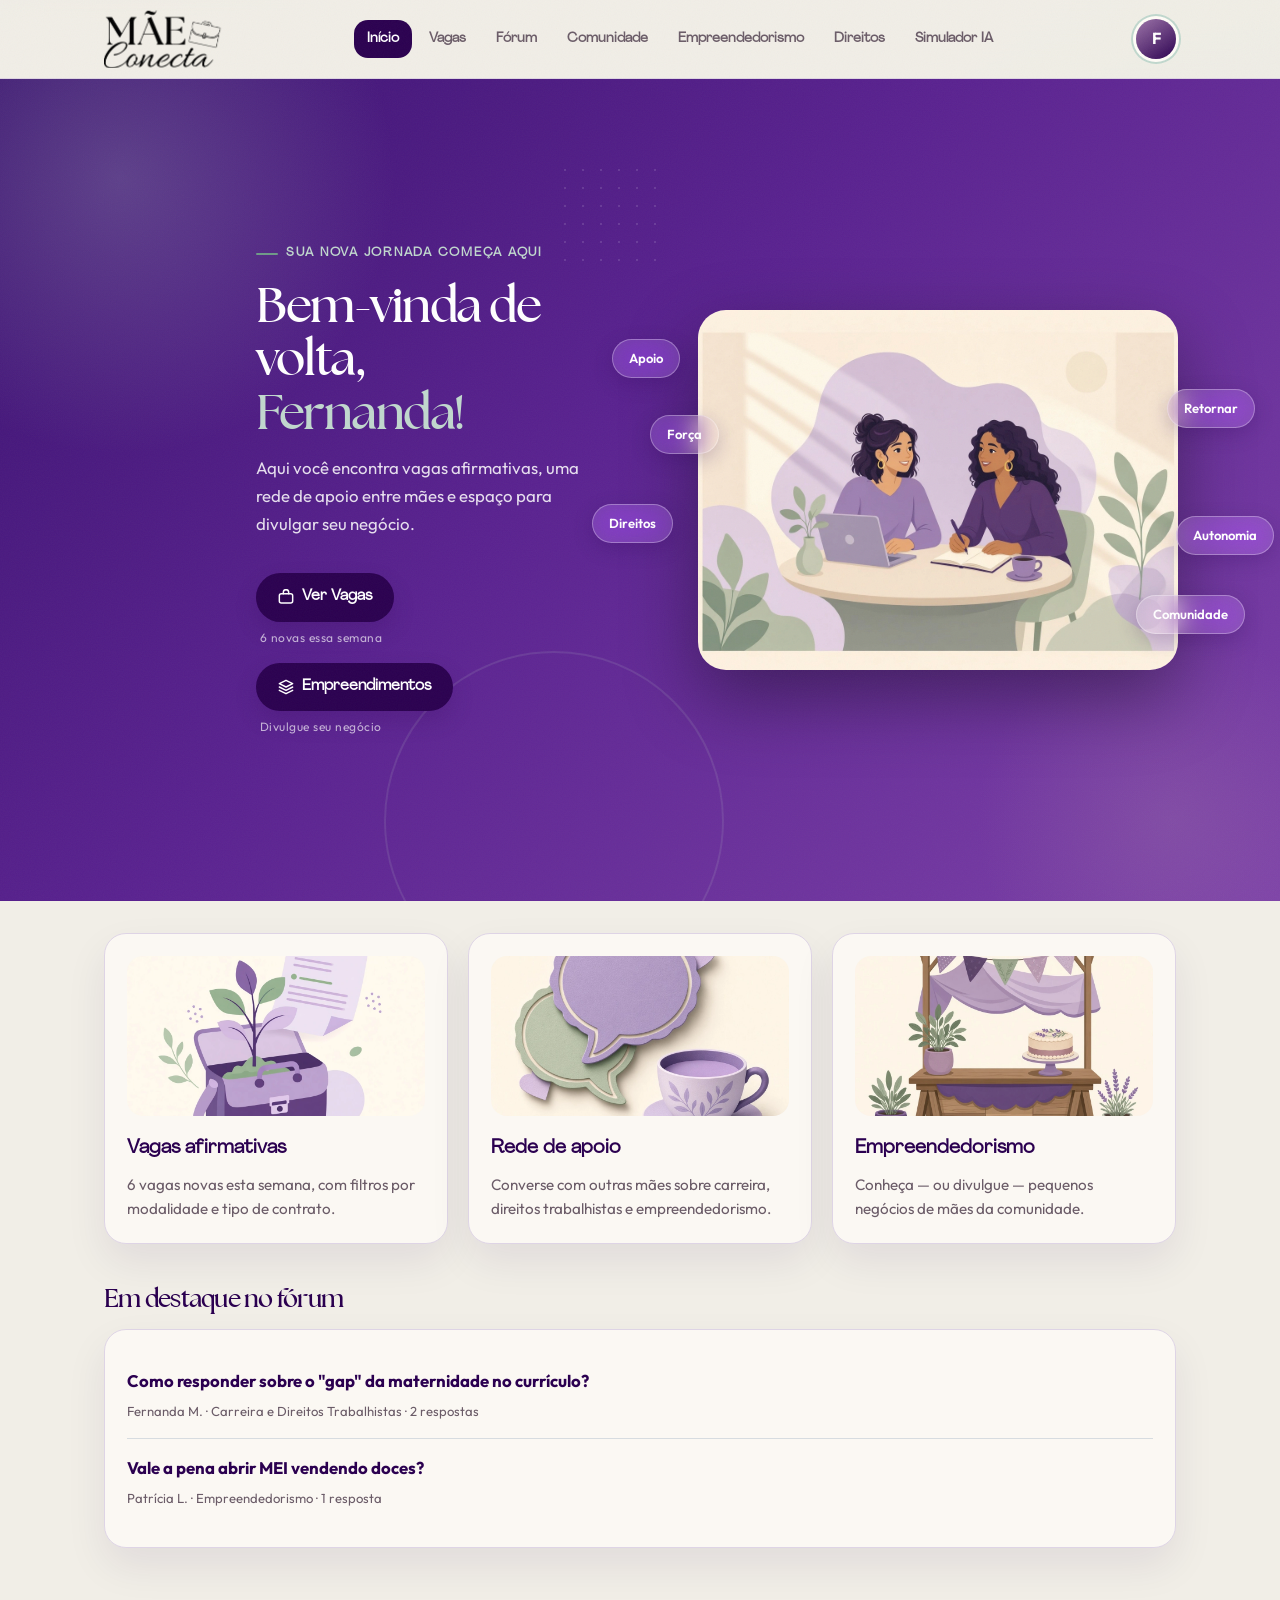
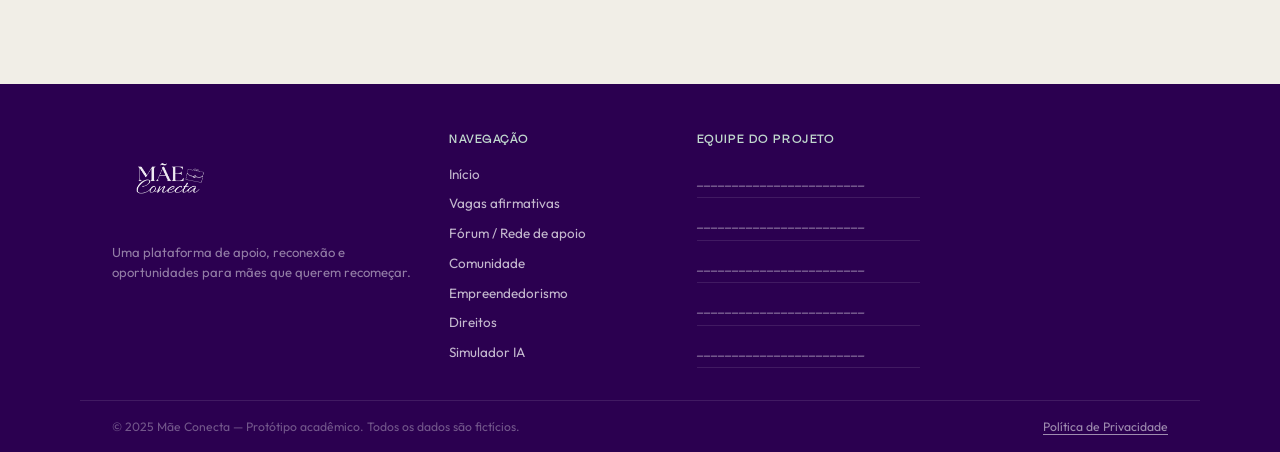
<file: index.html>
<!DOCTYPE html>
<html lang="pt-br">
<head>
<meta charset="UTF-8">
<meta name="viewport" content="width=device-width, initial-scale=1">
<title>Mãe Conecta — Início</title>
<link rel="stylesheet" href="css/style.css">
</head>
<body>

<div class="preloader" id="preloader" role="status" aria-live="polite" aria-label="Carregando o site">
  <div class="preloader-inner">
    <div class="preloader-orb" aria-hidden="true"></div>
    <p class="preloader-text">Preparando um espaço para você</p>
    <div class="preloader-track"><span class="preloader-fill"></span></div>
  </div>
</div>


<nav class="navbar">
  <div class="navbar-inner">
    <a href="index.html" class="logo"><img src="img/logo2.webp" alt="Mãe Conecta"></a>
    <button class="menu-toggle" aria-label="Abrir menu" aria-expanded="false"></button>
    <div class="nav-links">
      <a href="perfil.html" class="so-celular">Meu perfil</a>
      <a href="index.html" class="ativo">Início</a>
      <a href="vagas.html">Vagas</a>
      <a href="forum.html">Fórum</a>
      <a href="comunidade.html">Comunidade</a>
      <a href="empreendedorismo.html">Empreendedorismo</a>
      <a href="direitos.html">Direitos</a>
      <a href="simulador.html">Simulador IA</a>
    </div>
    <a href="perfil.html" class="nav-perfil"><span class="avatar">F</span></a>
  </div>
</nav>

<main id="conteudo">

  <!-- ===== HERO FULLSCREEN ===== -->
  <section class="hero-full reveal">

    <!-- Decorações internas -->
    <div class="hero-deco-ring" aria-hidden="true"></div>
    <div class="hero-deco-dots" aria-hidden="true"></div>

    <!-- Lado esquerdo: copy -->
    <div class="hero-copy">
      <p class="kicker hero-kicker">Sua nova jornada começa aqui</p>
      <h1 class="hero-h1">Bem-vinda de volta,<br><span class="hero-nome">Fernanda!</span></h1>
      <p class="hero-sub">Aqui você encontra vagas afirmativas, uma rede de apoio entre mães e espaço para divulgar seu negócio.</p>

      <div class="hero-ctas">
        <div class="hero-cta-group">
          <a href="vagas.html" class="btn btn-hero-primary">
            <svg width="17" height="17" viewBox="0 0 24 24" fill="none" stroke="currentColor" stroke-width="2.2" stroke-linecap="round" stroke-linejoin="round" aria-hidden="true"><rect x="2" y="7" width="20" height="14" rx="3"/><path d="M16 7V5a4 4 0 0 0-8 0v2"/></svg>
            Ver Vagas
          </a>
          <span class="hero-cta-hint">6 novas essa semana</span>
        </div>
        <div class="hero-cta-group">
          <a href="empreendedorismo.html" class="btn btn-hero-secondary">
            <svg width="17" height="17" viewBox="0 0 24 24" fill="none" stroke="currentColor" stroke-width="2.2" stroke-linecap="round" stroke-linejoin="round" aria-hidden="true"><path d="M12 2L2 7l10 5 10-5-10-5z"/><path d="M2 17l10 5 10-5"/><path d="M2 12l10 5 10-5"/></svg>
            Empreendimentos
          </a>
          <span class="hero-cta-hint">Divulgue seu negócio</span>
        </div>
      </div>
    </div>

    <!-- Lado direito: imagem + balões -->
    <div class="hero-visual">
      <div class="hero-img-wrap">
        <img src="img/hero-inicio.webp" alt="Duas mulheres conversando e trabalhando juntas em um ambiente acolhedor">

        <!-- Balões flutuantes -->
        <div class="hb hb-apoio">Apoio</div>
        <div class="hb hb-retornar">Retornar</div>
        <div class="hb hb-forca">Força</div>
        <div class="hb hb-comunidade">Comunidade</div>
        <div class="hb hb-direitos">Direitos</div>
        <div class="hb hb-autonomia">Autonomia</div>
      </div>
    </div>

  </section>

  <div class="container">

    <div class="grid">
      <a href="vagas.html" class="card atalho-card reveal delay-1">
        <img class="media" src="img/illu-vagas.webp" alt="">
        <h3>Vagas afirmativas</h3>
        <p>6 vagas novas esta semana, com filtros por modalidade e tipo de contrato.</p>
      </a>

      <a href="forum.html" class="card atalho-card reveal delay-2">
        <img class="media" src="img/illu-forum.webp" alt="">
        <h3>Rede de apoio</h3>
        <p>Converse com outras mães sobre carreira, direitos trabalhistas e empreendedorismo.</p>
      </a>

      <a href="empreendedorismo.html" class="card atalho-card reveal delay-3">
        <img class="media" src="img/illu-negocio.webp" alt="">
        <h3>Empreendedorismo</h3>
        <p>Conheça — ou divulgue — pequenos negócios de mães da comunidade.</p>
      </a>
    </div>

    <h2 class="section-title">Em destaque no fórum</h2>
    <div class="card reveal delay-4">
      <div class="topico-item">
        <h4><a href="topico.html?id=1">Como responder sobre o "gap" da maternidade no currículo?</a></h4>
        <div class="topico-meta">Fernanda M. · Carreira e Direitos Trabalhistas · 2 respostas</div>
      </div>
      <div class="topico-item">
        <h4><a href="topico.html?id=3">Vale a pena abrir MEI vendendo doces?</a></h4>
        <div class="topico-meta">Patrícia L. · Empreendedorismo · 1 resposta</div>
      </div>
    </div>

  </div><!-- /.container -->

</main>

<script src="js/menu.js"></script>
<script src="js/ui.js"></script>

<div id="footer-placeholder"></div>

<script src="js/components.js"></script>
</body>
</html>
</file>
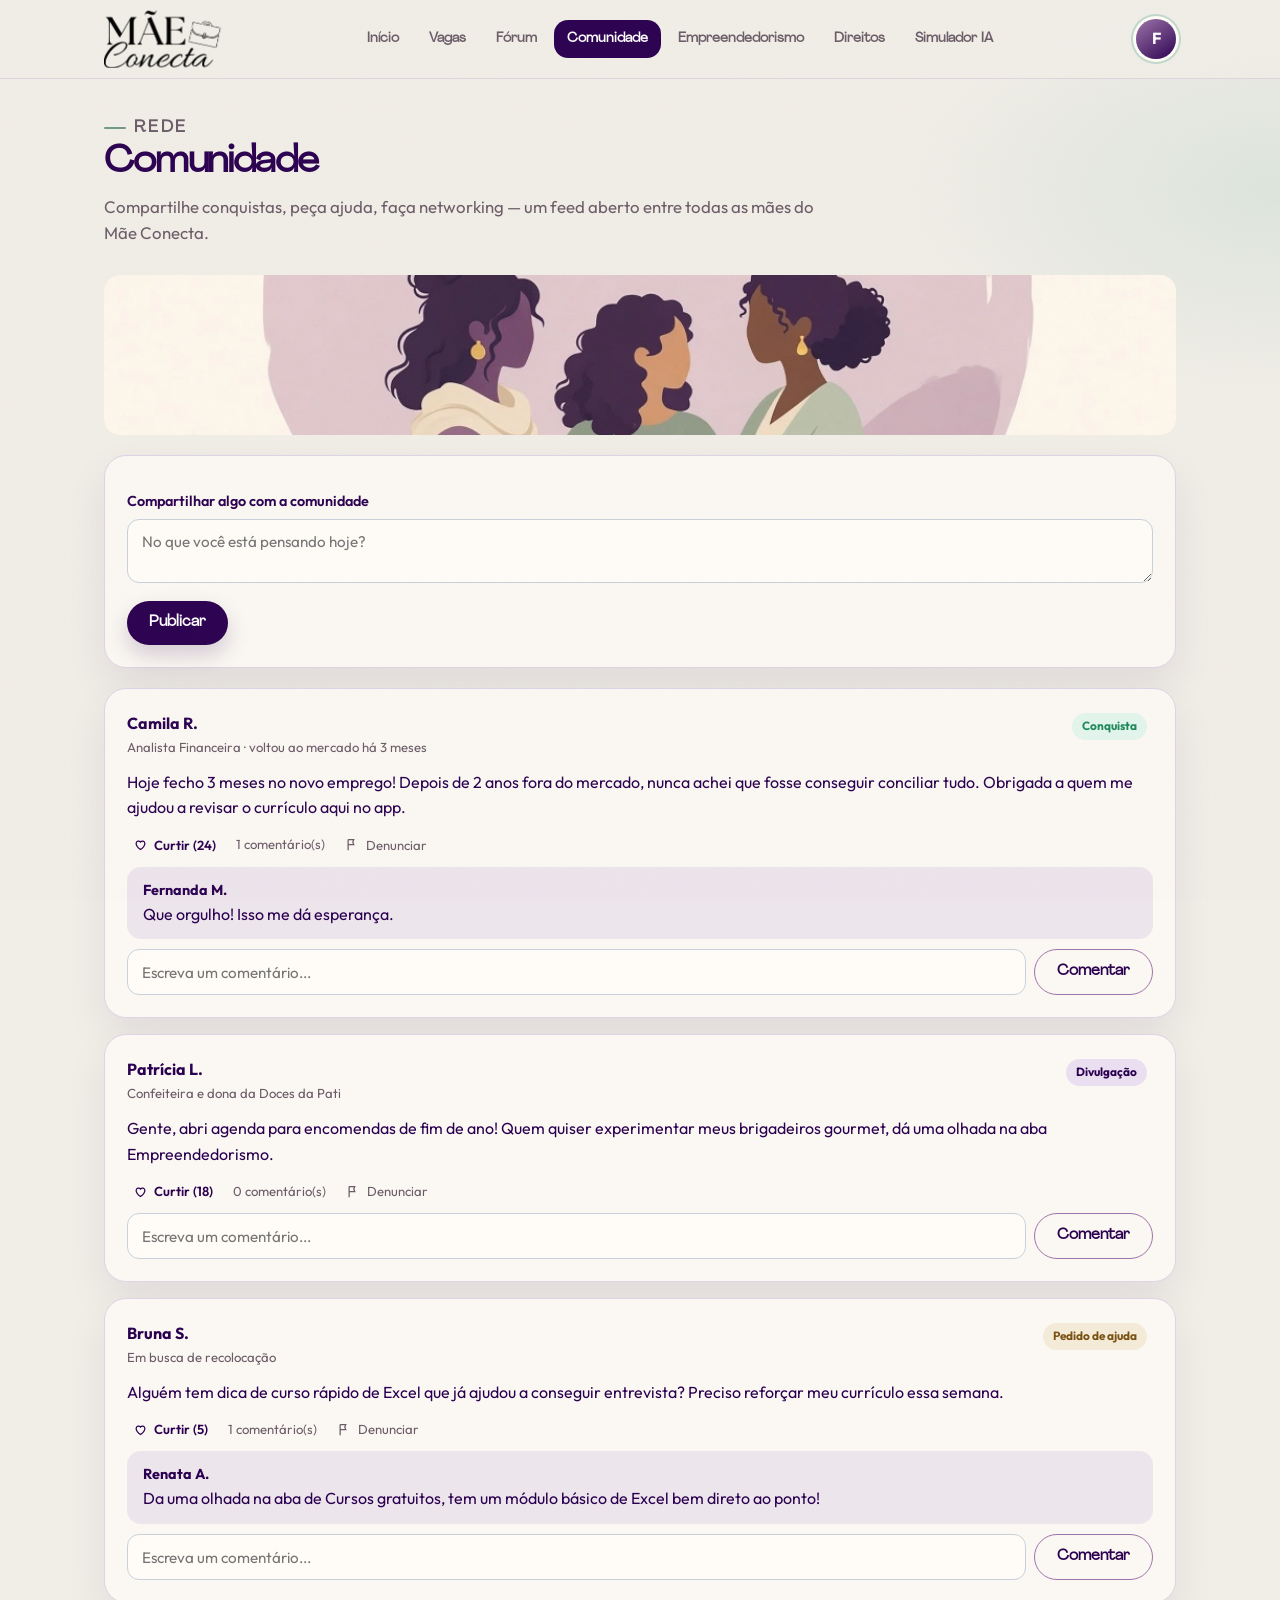
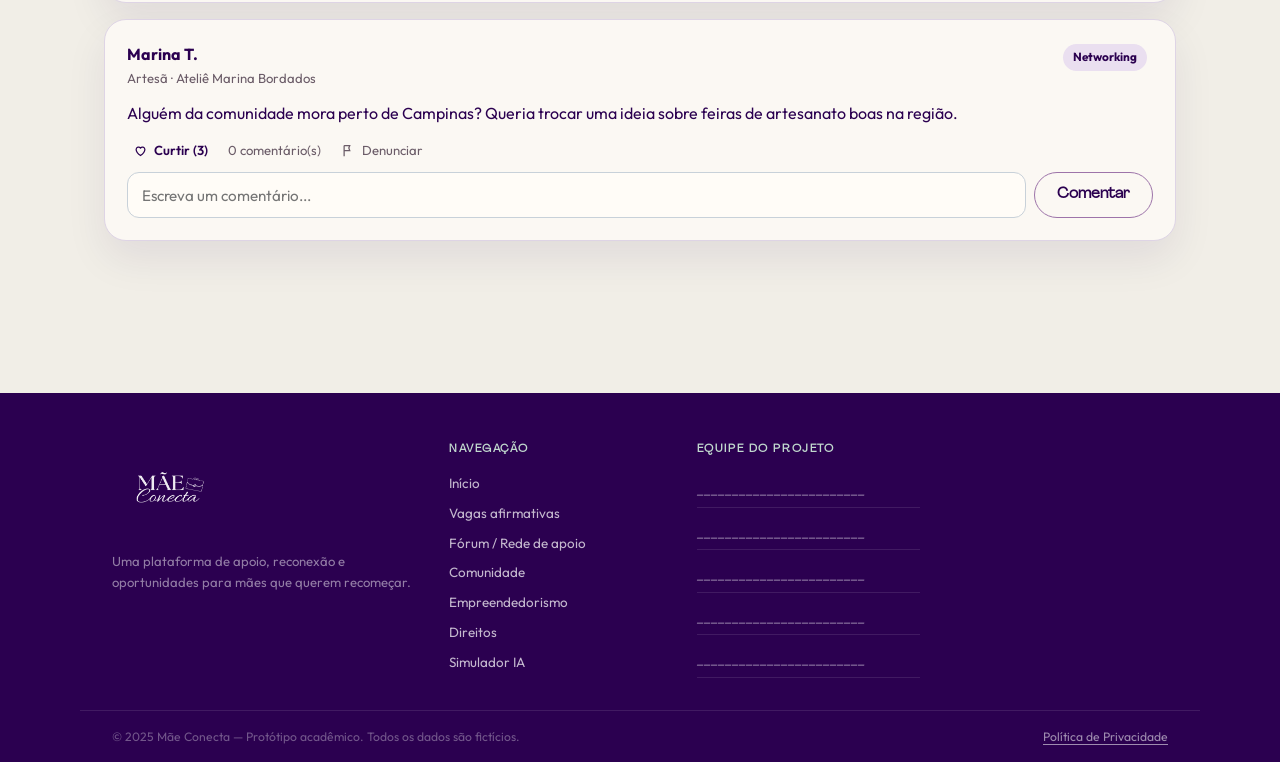
<file: comunidade.html>
<!DOCTYPE html>
<html lang="pt-br">
<head>
<meta charset="UTF-8">
<meta name="viewport" content="width=device-width, initial-scale=1">
<title>Mãe Conecta — Comunidade</title>
<link rel="stylesheet" href="css/style.css">
</head>
<body>

<div class="preloader" id="preloader" role="status" aria-live="polite" aria-label="Carregando o site">
  <div class="preloader-inner">
    <div class="preloader-orb" aria-hidden="true"></div>
    <p class="preloader-text">Preparando um espaço para você</p>
    <div class="preloader-track"><span class="preloader-fill"></span></div>
  </div>
</div>

<nav class="navbar">
  <div class="navbar-inner">
    <a href="index.html" class="logo"><img src="img/logo2.webp" alt="Mãe Conecta"></a>
    <button class="menu-toggle" aria-label="Abrir menu" aria-expanded="false"></button>
    <div class="nav-links">
      <a href="perfil.html" class="so-celular">Meu perfil</a>
      <a href="index.html">Início</a>
      <a href="vagas.html">Vagas</a>
      <a href="forum.html">Fórum</a>
      <a href="comunidade.html" class="ativo">Comunidade</a>
      <a href="empreendedorismo.html">Empreendedorismo</a>
      <a href="direitos.html">Direitos</a>
      <a href="simulador.html">Simulador IA</a>
    </div>
    <a href="perfil.html" class="nav-perfil"><span class="avatar">F</span></a>
  </div>
</nav>

<main id="conteudo" class="container">
  <div class="page-header reveal">
    <p class="kicker">Rede</p>
    <h1>Comunidade</h1>
    <p>Compartilhe conquistas, peça ajuda, faça networking — um feed aberto entre todas as mães do Mãe Conecta.</p>
  </div>

  <img class="media reveal" src="img/illu-comunidade.webp" alt="Mulheres reunidas em um círculo de apoio" style="max-height:280px; margin-bottom:20px; object-position:center 30%;">

  <div class="card" style="margin-bottom:20px;">
    <label for="novo-post">Compartilhar algo com a comunidade</label>
    <textarea id="novo-post" rows="2" placeholder="No que você está pensando hoje?"></textarea>
    <button class="btn" style="margin-top:10px;" onclick="publicarPost()">Publicar</button>
  </div>

  <div id="feed"></div>

  <div id="confirmacao-denuncia" class="mensagem-sucesso" style="background:#fff2e0; color:#7a4b00;"></div>
</main>

<script src="js/data.js"></script>
<script src="js/icons.js"></script>
<script>
const rotulos = {
  conquista: { texto: "Conquista", classe: "sucesso" },
  divulgação: { texto: "Divulgação", classe: "" },
  "pedido de ajuda": { texto: "Pedido de ajuda", classe: "selo" },
  networking: { texto: "Networking", classe: "" }
};

function renderizarFeed() {
  const feed = document.getElementById('feed');
  feed.innerHTML = comunidadePosts.map((p, i) => {
    const rotulo = rotulos[p.tipo] || { texto: p.tipo, classe: "" };
    return `
    <div class="card" style="margin-bottom:16px;">
      <div style="display:flex; justify-content:space-between; align-items:start;">
        <div>
          <strong>${p.autora}</strong>
          <div class="topico-meta">${p.cargo}</div>
        </div>
        <span class="tag ${rotulo.classe}">${rotulo.texto}</span>
      </div>
      <p style="margin:12px 0;">${p.texto}</p>
      <div class="feed-actions">
        <button class="denunciar-link" style="color:var(--cor-primaria-escura); font-weight:600;" onclick="curtir(${i})">${ICON.like} Curtir (${p.curtidas})</button>
        <span class="topico-meta">${p.comentarios.length} comentário(s)</span>
        <button class="denunciar-link" onclick="denunciarPost(${i})">${ICON.flag} Denunciar</button>
      </div>
      ${p.comentarios.map(c => `
        <div class="resposta" style="margin-top:10px;">
          <div class="autora">${c.autora}</div>
          <div>${c.texto}</div>
        </div>
      `).join('')}
      <div class="comment-row">
        <input type="text" id="comentario-${i}" placeholder="Escreva um comentário..." style="flex:1;">
        <button class="btn secundario" onclick="comentar(${i})">Comentar</button>
      </div>
    </div>
  `;
  }).join('');
}

function curtir(i) {
  comunidadePosts[i].curtidas++;
  renderizarFeed();
}

function comentar(i) {
  const campo = document.getElementById(`comentario-${i}`);
  const texto = campo.value.trim();
  if (!texto) return;
  comunidadePosts[i].comentarios.push({ autora: 'Você', texto });
  renderizarFeed();
}

function denunciarPost(i) {
  const msg = document.getElementById('confirmacao-denuncia');
  msg.textContent = 'Denúncia enviada. Nossa equipe vai revisar em até 24h (simulação).';
  msg.style.display = 'block';
  setTimeout(() => { msg.style.display = 'none'; }, 3500);
}

function publicarPost() {
  const campo = document.getElementById('novo-post');
  const texto = campo.value.trim();
  if (!texto) return;

  comunidadePosts.unshift({
    id: comunidadePosts.length + 1,
    autora: "Você",
    cargo: "Membro da comunidade Mãe Conecta",
    tipo: "networking",
    texto,
    curtidas: 0,
    comentarios: []
  });

  campo.value = '';
  renderizarFeed();
}

renderizarFeed();
</script>

<script src="js/menu.js"></script>
<script src="js/ui.js"></script>

<div id="footer-placeholder"></div>

<script src="js/components.js"></script>
</body>
</html>
</file>
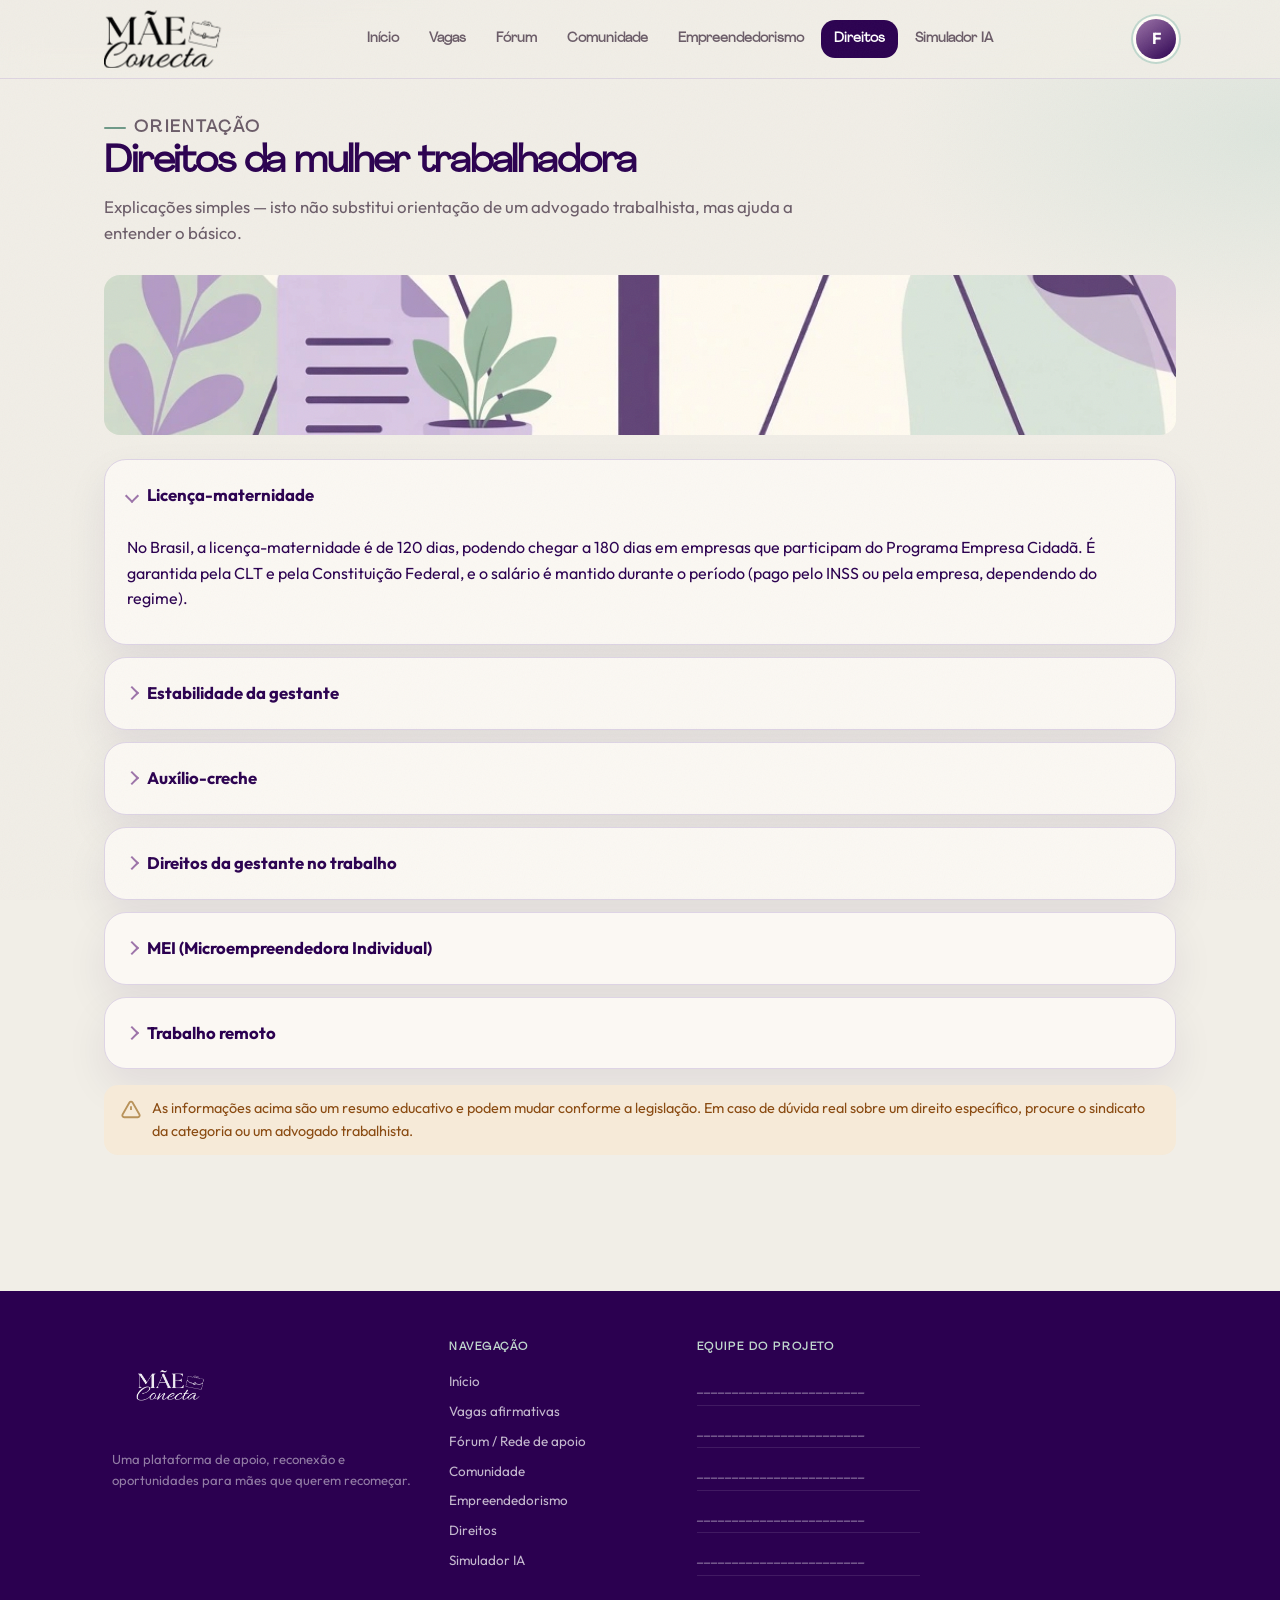
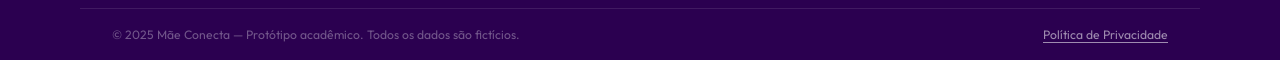
<file: direitos.html>
<!DOCTYPE html>
<html lang="pt-br">
<head>
<meta charset="UTF-8">
<meta name="viewport" content="width=device-width, initial-scale=1">
<title>Mãe Conecta — Direitos da Mulher Trabalhadora</title>
<link rel="stylesheet" href="css/style.css">
</head>
<body>

<div class="preloader" id="preloader" role="status" aria-live="polite" aria-label="Carregando o site">
  <div class="preloader-inner">
    <div class="preloader-orb" aria-hidden="true"></div>
    <p class="preloader-text">Preparando um espaço para você</p>
    <div class="preloader-track"><span class="preloader-fill"></span></div>
  </div>
</div>

<nav class="navbar">
  <div class="navbar-inner">
    <a href="index.html" class="logo"><img src="img/logo2.webp" alt="Mãe Conecta"></a>
    <button class="menu-toggle" aria-label="Abrir menu" aria-expanded="false"></button>
    <div class="nav-links">
      <a href="perfil.html" class="so-celular">Meu perfil</a>
      <a href="index.html">Início</a>
      <a href="vagas.html">Vagas</a>
      <a href="forum.html">Fórum</a>
      <a href="comunidade.html">Comunidade</a>
      <a href="empreendedorismo.html">Empreendedorismo</a>
      <a href="direitos.html" class="ativo">Direitos</a>
      <a href="simulador.html">Simulador IA</a>
    </div>
    <a href="perfil.html" class="nav-perfil"><span class="avatar">F</span></a>
  </div>
</nav>

<main id="conteudo" class="container">
  <div class="page-header reveal">
    <p class="kicker">Orientação</p>
    <h1>Direitos da mulher trabalhadora</h1>
    <p>Explicações simples — isto não substitui orientação de um advogado trabalhista, mas ajuda a entender o básico.</p>
  </div>

  <img class="media reveal" src="img/illu-direitos.webp" alt="Ilustração de balança da justiça com documentos" style="max-height:240px; margin-bottom:24px;">

  <details class="card" style="margin-bottom:12px;" open>
    <summary><strong>Licença-maternidade</strong></summary>
    <p style="margin-top:10px;">No Brasil, a licença-maternidade é de 120 dias, podendo chegar a 180 dias em empresas
    que participam do Programa Empresa Cidadã. É garantida pela CLT e pela Constituição Federal, e o salário é mantido
    durante o período (pago pelo INSS ou pela empresa, dependendo do regime).</p>
  </details>

  <details class="card" style="margin-bottom:12px;">
    <summary><strong>Estabilidade da gestante</strong></summary>
    <p style="margin-top:10px;">A gestante tem estabilidade no emprego desde a confirmação da gravidez até 5 meses
    após o parto — ou seja, não pode ser demitida sem justa causa nesse período.</p>
  </details>

  <details class="card" style="margin-bottom:12px;">
    <summary><strong>Auxílio-creche</strong></summary>
    <p style="margin-top:10px;">Empresas com mais de 30 funcionárias mulheres com mais de 16 anos são obrigadas a
    oferecer local próprio ou auxílio (reembolso ou convênio) para cuidados com crianças até 6 meses, podendo
    se estender por convenção coletiva.</p>
  </details>

  <details class="card" style="margin-bottom:12px;">
    <summary><strong>Direitos da gestante no trabalho</strong></summary>
    <p style="margin-top:10px;">Incluem dispensa para no mínimo 6 consultas de pré-natal, mudança de função
    se o ambiente for insalubre, e dois intervalos de 30 minutos por dia para amamentação até os 6 meses do bebê
    (prorrogável com atestado médico).</p>
  </details>

  <details class="card" style="margin-bottom:12px;">
    <summary><strong>MEI (Microempreendedora Individual)</strong></summary>
    <p style="margin-top:10px;">Formalizar-se como MEI dá acesso a emissão de nota fiscal, aposentadoria,
    auxílio-doença e salário-maternidade do INSS, com uma taxa mensal fixa e baixa. O cadastro é feito
    gratuitamente pelo Portal do Empreendedor do governo federal.</p>
  </details>

  <details class="card" style="margin-bottom:12px;">
    <summary><strong>Trabalho remoto</strong></summary>
    <p style="margin-top:10px;">O trabalho remoto é regulado pela CLT (arts. 75-A a 75-E) e deve estar previsto em
    contrato, incluindo regras sobre equipamento, despesas e horários de disponibilidade — a trabalhadora remota
    tem os mesmos direitos trabalhistas de quem trabalha presencialmente.</p>
  </details>

  <div class="aviso">
    <span class="aviso-icon" aria-hidden="true">
      <svg viewBox="0 0 24 24" fill="none" stroke="currentColor" stroke-width="2"><path d="M12 9v4m0 4h.01"/><path d="M10.3 4.9L2.8 18a2 2 0 0 0 1.7 3h15a2 2 0 0 0 1.7-3L13.7 4.9a2 2 0 0 0-3.4 0z"/></svg>
    </span>
    <span>As informações acima são um resumo educativo e podem mudar conforme a legislação. Em caso de dúvida
    real sobre um direito específico, procure o sindicato da categoria ou um advogado trabalhista.</span>
  </div>
</main>

<script src="js/menu.js"></script>
<script src="js/ui.js"></script>

<div id="footer-placeholder"></div>

<script src="js/components.js"></script>
</body>
</html>
</file>
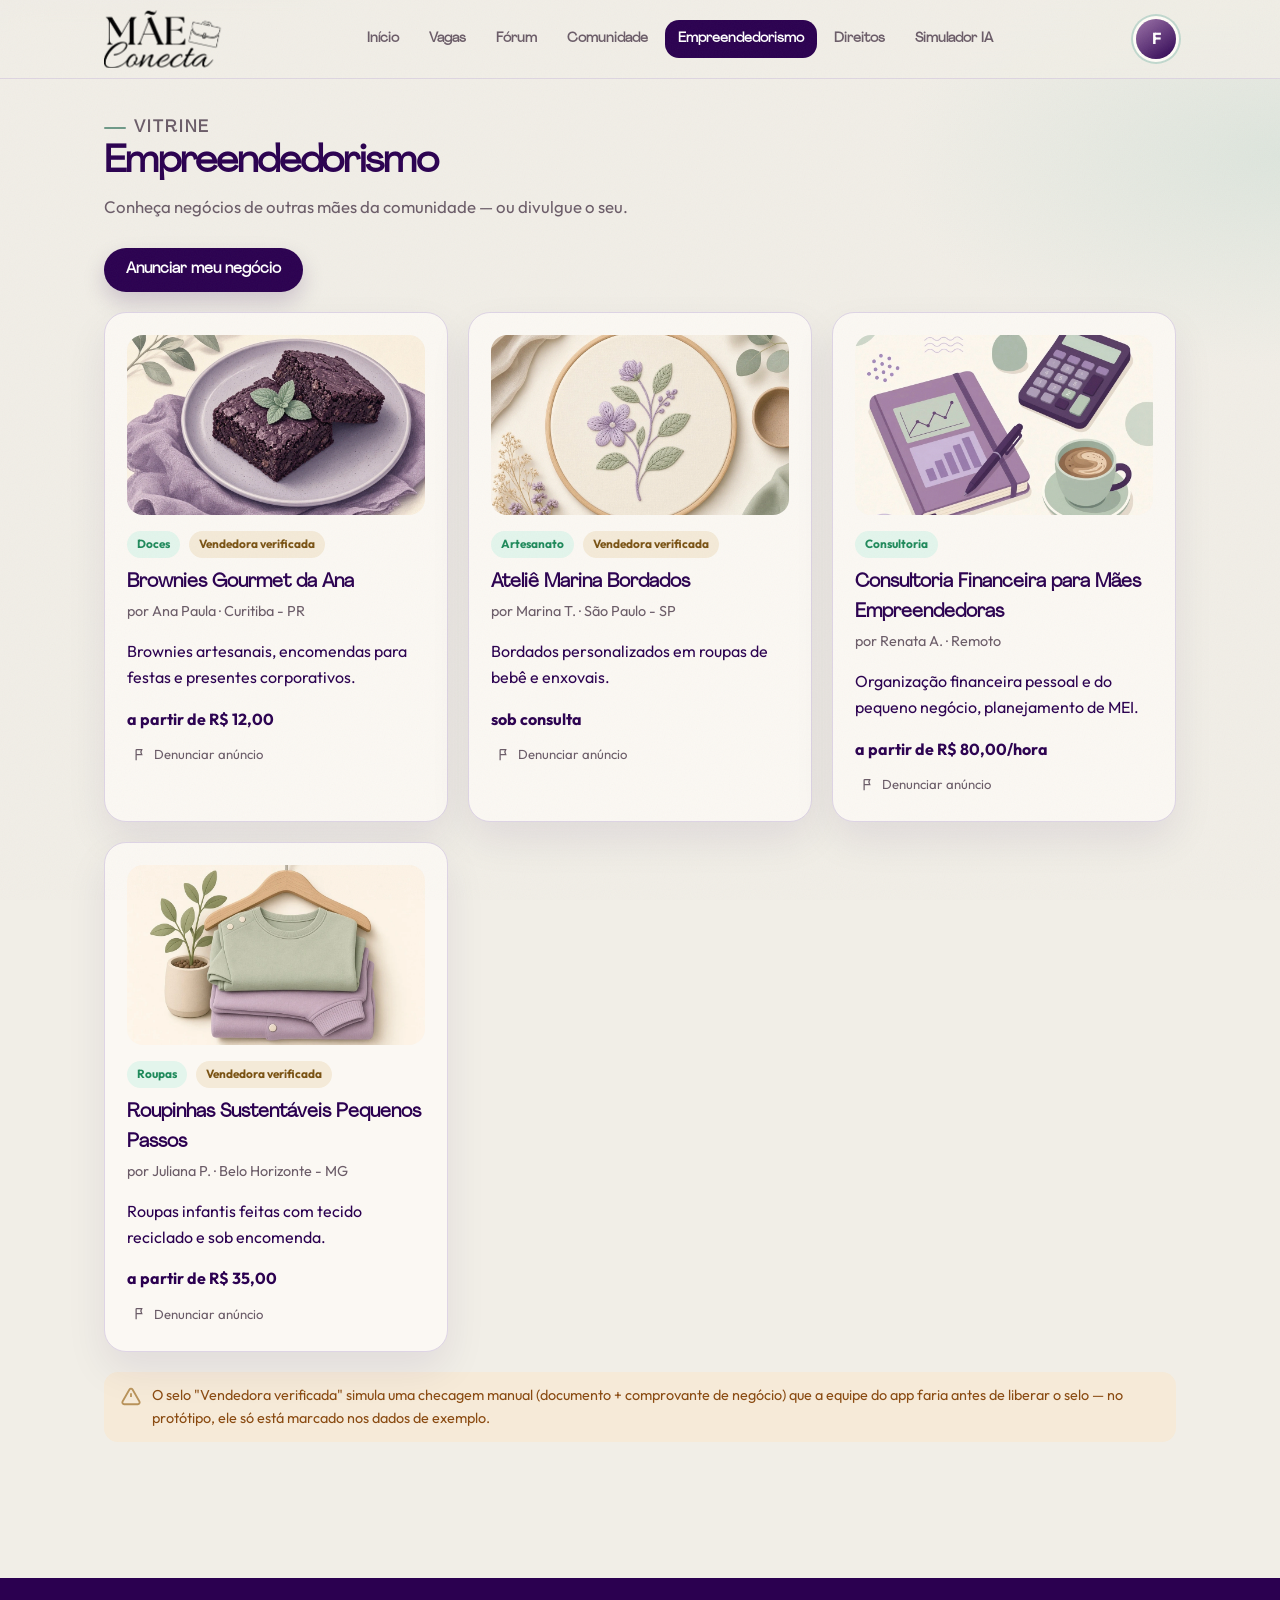
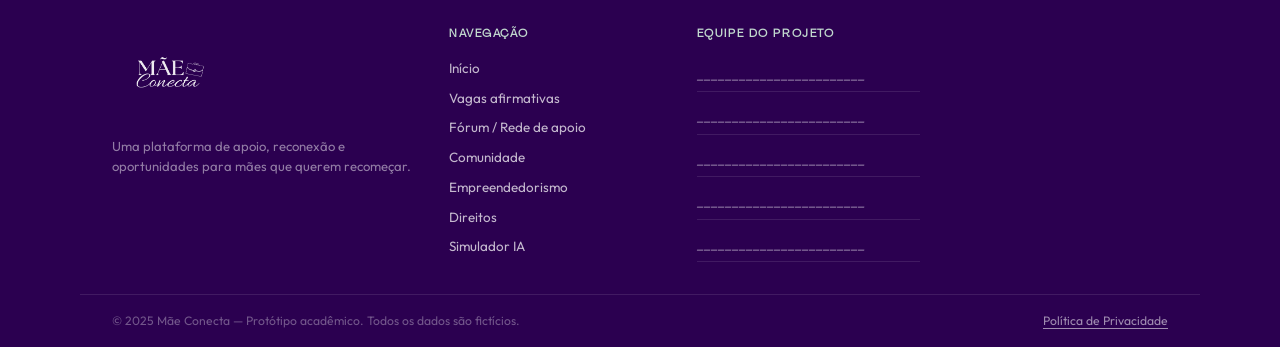
<file: empreendedorismo.html>
<!DOCTYPE html>
<html lang="pt-br">
<head>
<meta charset="UTF-8">
<meta name="viewport" content="width=device-width, initial-scale=1">
<title>Mãe Conecta — Empreendedorismo</title>
<link rel="stylesheet" href="css/style.css">
</head>
<body>

<div class="preloader" id="preloader" role="status" aria-live="polite" aria-label="Carregando o site">
  <div class="preloader-inner">
    <div class="preloader-orb" aria-hidden="true"></div>
    <p class="preloader-text">Preparando um espaço para você</p>
    <div class="preloader-track"><span class="preloader-fill"></span></div>
  </div>
</div>

<nav class="navbar">
  <div class="navbar-inner">
    <a href="index.html" class="logo"><img src="img/logo2.webp" alt="Mãe Conecta"></a>
    <button class="menu-toggle" aria-label="Abrir menu" aria-expanded="false"></button>
    <div class="nav-links">
      <a href="perfil.html" class="so-celular">Meu perfil</a>
      <a href="index.html">Início</a>
      <a href="vagas.html">Vagas</a>
      <a href="forum.html">Fórum</a>
      <a href="comunidade.html">Comunidade</a>
      <a href="empreendedorismo.html" class="ativo">Empreendedorismo</a>
      <a href="direitos.html">Direitos</a>
      <a href="simulador.html">Simulador IA</a>
    </div>
    <a href="perfil.html" class="nav-perfil"><span class="avatar">F</span></a>
  </div>
</nav>

<main id="conteudo" class="container">
  <div class="page-header reveal">
    <p class="kicker">Vitrine</p>
    <h1>Empreendedorismo</h1>
    <p>Conheça negócios de outras mães da comunidade — ou divulgue o seu.</p>
  </div>

  <button class="btn" style="margin-bottom:20px;" onclick="abrirFormulario()">Anunciar meu negócio</button>

  <div id="form-anuncio" class="card form-oculto" style="margin-bottom:20px;">
    <label for="nome-produto">Nome do negócio/produto</label>
    <input type="text" id="nome-produto" placeholder="Ex: Doces da Carla">

    <label for="categoria-produto">Categoria</label>
    <input type="text" id="categoria-produto" placeholder="Ex: Doces, Artesanato, Serviços...">

    <label for="cidade-produto">Cidade</label>
    <input type="text" id="cidade-produto" placeholder="Ex: Recife - PE">

    <label for="descricao-produto">Descrição</label>
    <textarea id="descricao-produto" rows="2" placeholder="Conte um pouco sobre o que você oferece"></textarea>

    <button class="btn" style="margin-top:12px;" onclick="publicarProduto()">Publicar</button>
  </div>

  <div id="lista-produtos" class="grid"></div>

  <div id="confirmacao-denuncia" class="mensagem-sucesso" style="background:#fff2e0; color:#7a4b00;"></div>

  <div class="aviso" style="margin-top:20px;">
    <span class="aviso-icon" aria-hidden="true">
      <svg viewBox="0 0 24 24" fill="none" stroke="currentColor" stroke-width="2"><path d="M12 9v4m0 4h.01"/><path d="M10.3 4.9L2.8 18a2 2 0 0 0 1.7 3h15a2 2 0 0 0 1.7-3L13.7 4.9a2 2 0 0 0-3.4 0z"/></svg>
    </span>
    <span>O selo "Vendedora verificada" simula uma checagem manual (documento + comprovante de negócio) que a
    equipe do app faria antes de liberar o selo — no protótipo, ele só está marcado nos dados de exemplo.</span>
  </div>
</main>

<script src="js/data.js"></script>
<script src="js/icons.js"></script>
<script>
function abrirFormulario() {
  document.getElementById('form-anuncio').classList.toggle('form-oculto');
}

function renderizarProdutos() {
  const lista = document.getElementById('lista-produtos');
  lista.innerHTML = produtos.map((p, i) => `
    <div class="card produto-card">
      <img class="media" src="${p.imagem || 'img/illu-negocio.webp'}" alt="">
      <span class="tag sucesso">${p.categoria}</span>
      ${p.verificado ? '<span class="tag selo">Vendedora verificada</span>' : ''}
      <h3 style="margin:8px 0 2px;">${p.nome}</h3>
      <div class="empresa">por ${p.autora} · ${p.cidade}</div>
      <p>${p.descricao}</p>
      <strong>${p.preco}</strong>
      <div style="margin-top:10px;">
        <button class="denunciar-link" onclick="denunciarProduto(${i})">${ICON.flag} Denunciar anúncio</button>
      </div>
    </div>
  `).join('');
}

function denunciarProduto(i) {
  const msg = document.getElementById('confirmacao-denuncia');
  msg.textContent = `Denúncia sobre "${produtos[i].nome}" enviada. Nossa equipe vai revisar em até 24h (simulação).`;
  msg.style.display = 'block';
  setTimeout(() => { msg.style.display = 'none'; }, 3500);
}

function publicarProduto() {
  const nome = document.getElementById('nome-produto').value.trim();
  const categoria = document.getElementById('categoria-produto').value.trim() || 'Geral';
  const cidade = document.getElementById('cidade-produto').value.trim() || 'Não informado';
  const descricao = document.getElementById('descricao-produto').value.trim();

  if (!nome || !descricao) return;

  produtos.unshift({
    id: produtos.length + 1,
    nome, autora: 'Você', categoria, preco: 'sob consulta', cidade, descricao
  });

  document.getElementById('nome-produto').value = '';
  document.getElementById('categoria-produto').value = '';
  document.getElementById('cidade-produto').value = '';
  document.getElementById('descricao-produto').value = '';
  document.getElementById('form-anuncio').classList.add('form-oculto');

  renderizarProdutos();
}

renderizarProdutos();
</script>

<script src="js/menu.js"></script>
<script src="js/ui.js"></script>

<div id="footer-placeholder"></div>

<script src="js/components.js"></script>
</body>
</html>
</file>
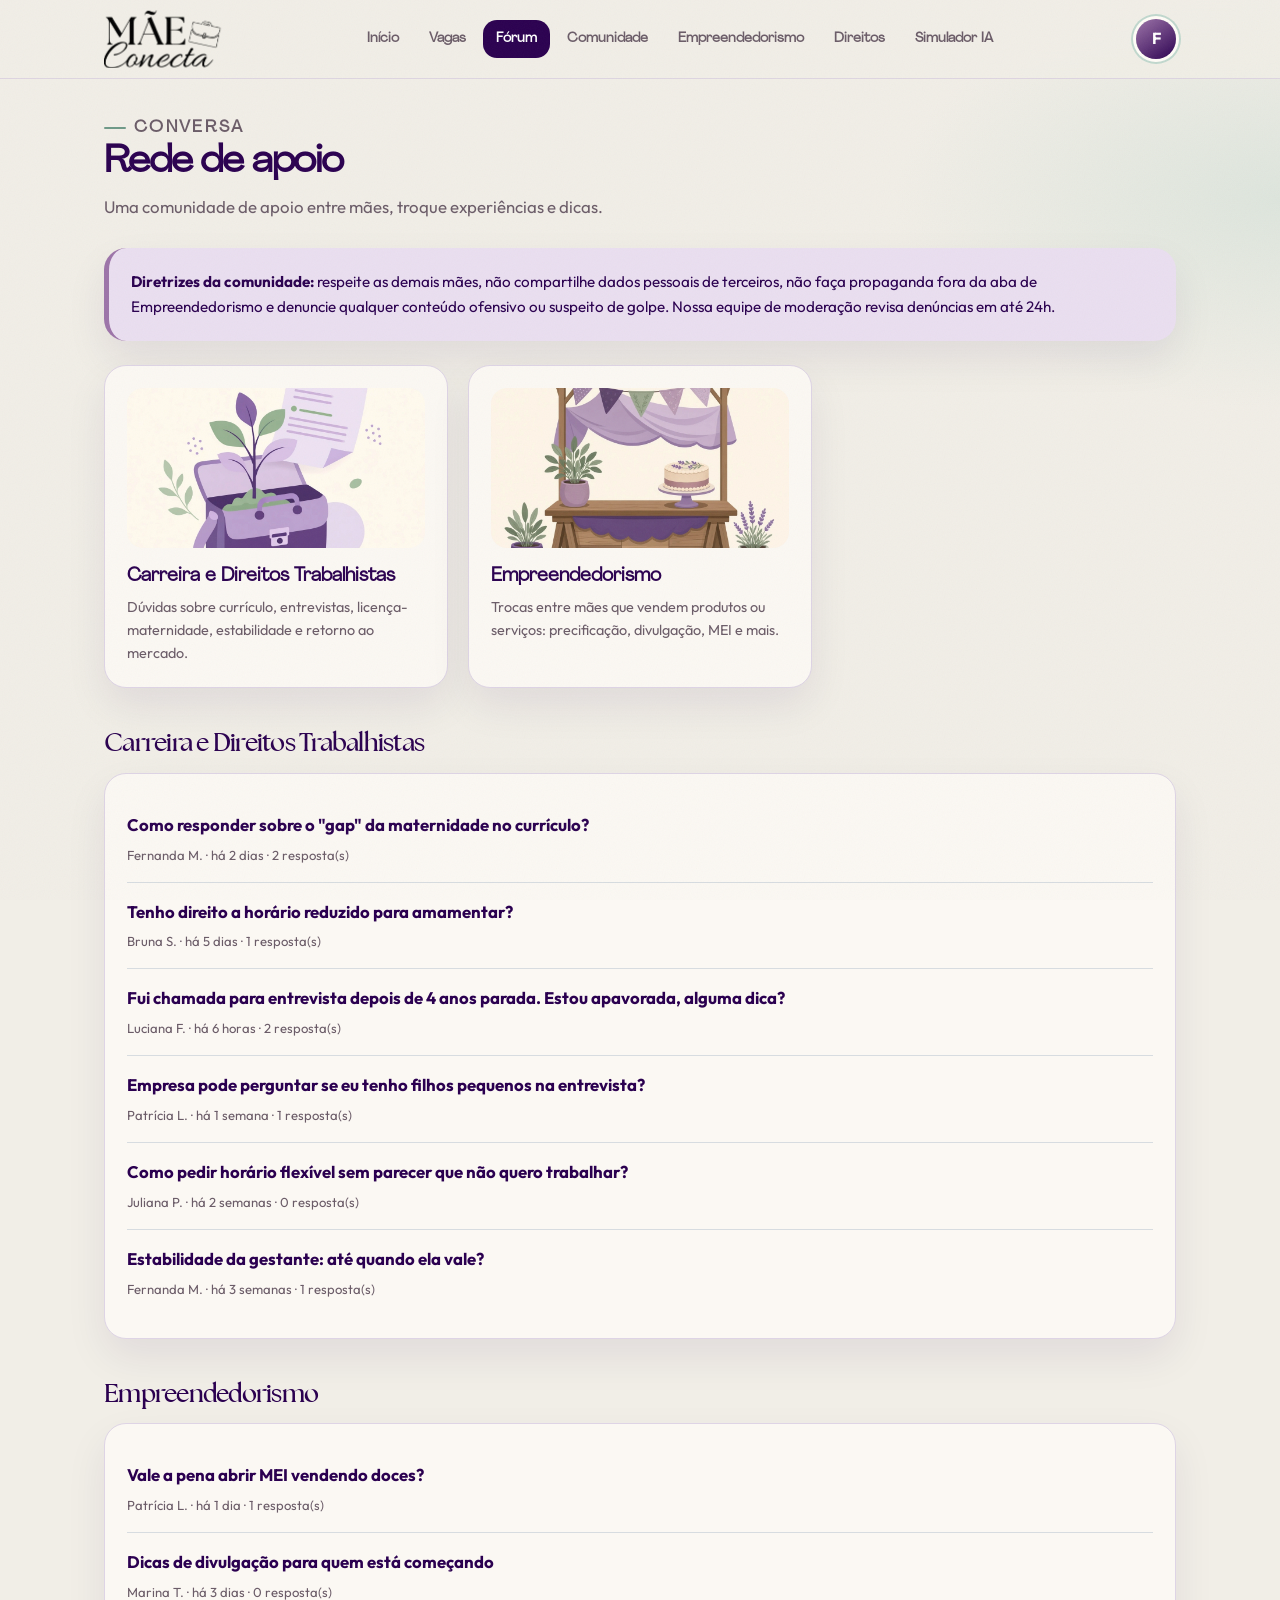
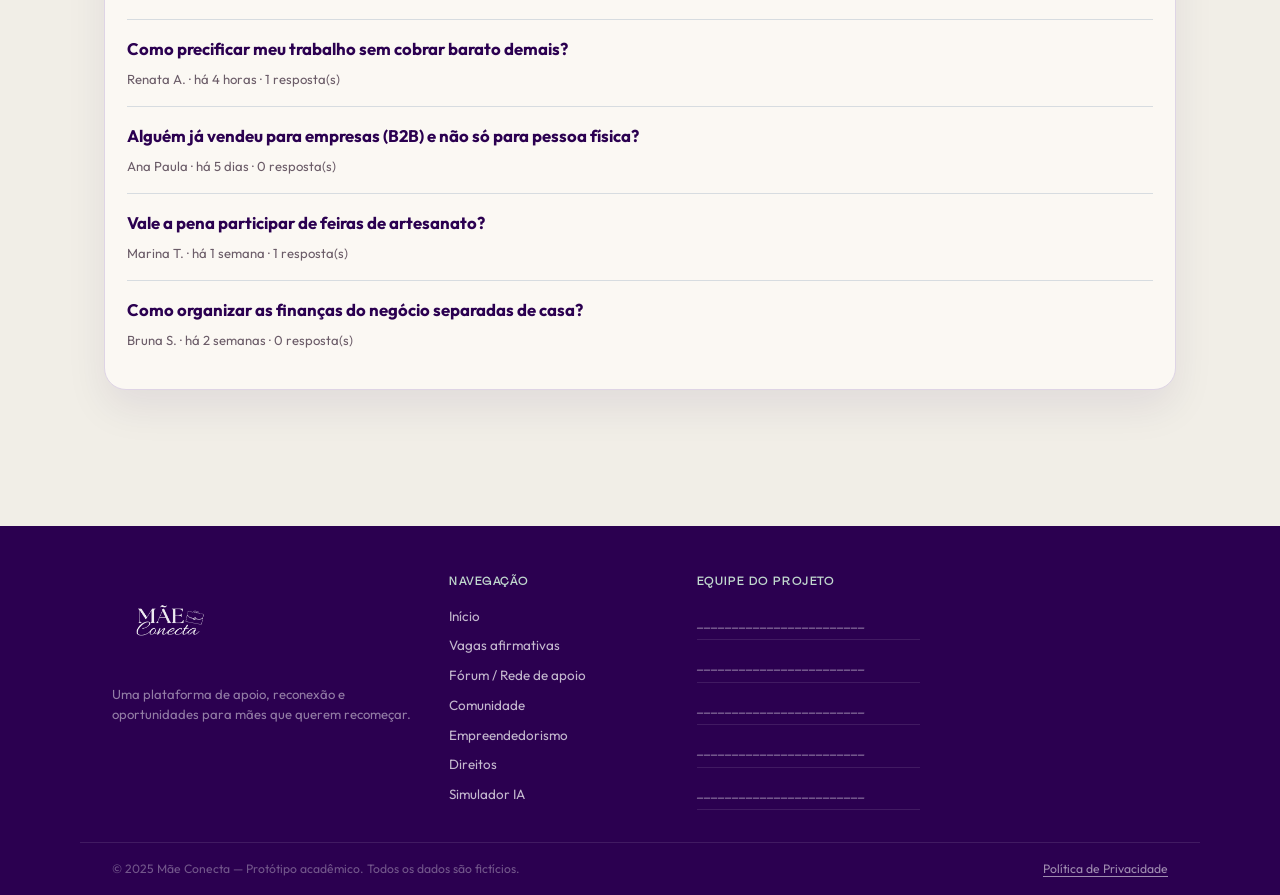
<file: forum.html>
<!DOCTYPE html>
<html lang="pt-br">
<head>
<meta charset="UTF-8">
<meta name="viewport" content="width=device-width, initial-scale=1">
<title>Mãe Conecta — Fórum</title>
<link rel="stylesheet" href="css/style.css">
</head>
<body>

<div class="preloader" id="preloader" role="status" aria-live="polite" aria-label="Carregando o site">
  <div class="preloader-inner">
    <div class="preloader-orb" aria-hidden="true"></div>
    <p class="preloader-text">Preparando um espaço para você</p>
    <div class="preloader-track"><span class="preloader-fill"></span></div>
  </div>
</div>

<nav class="navbar">
  <div class="navbar-inner">
    <a href="index.html" class="logo"><img src="img/logo2.webp" alt="Mãe Conecta"></a>
    <button class="menu-toggle" aria-label="Abrir menu" aria-expanded="false"></button>
    <div class="nav-links">
      <a href="perfil.html" class="so-celular">Meu perfil</a>
      <a href="index.html">Início</a>
      <a href="vagas.html">Vagas</a>
      <a href="forum.html" class="ativo">Fórum</a>
      <a href="comunidade.html">Comunidade</a>
      <a href="empreendedorismo.html">Empreendedorismo</a>
      <a href="direitos.html">Direitos</a>
      <a href="simulador.html">Simulador IA</a>
    </div>
    <a href="perfil.html" class="nav-perfil"><span class="avatar">F</span></a>
  </div>
</nav>

<main id="conteudo" class="container">
  <div class="page-header reveal">
    <p class="kicker">Conversa</p>
    <h1>Rede de apoio</h1>
    <p>Uma comunidade de apoio entre mães, troque experiências e dicas.</p>
  </div>

  <div class="card diretrizes">
    <strong>Diretrizes da comunidade:</strong> respeite as demais mães, não compartilhe dados pessoais de terceiros,
    não faça propaganda fora da aba de Empreendedorismo e denuncie qualquer conteúdo ofensivo ou suspeito de golpe.
    Nossa equipe de moderação revisa denúncias em até 24h.
  </div>

  <div id="categorias" class="grid" style="margin-bottom:32px;"></div>

  <div id="lista-topicos"></div>
</main>

<script src="js/data.js"></script>
<script>
const categoriasDiv = document.getElementById('categorias');
categoriasDiv.innerHTML = forumCategorias.map(c => `
  <div class="card categoria-card">
    <img class="media" src="${c.icone}" alt="">
    <h3 style="margin:8px 0 4px;">${c.nome}</h3>
    <p style="color:var(--cor-texto-suave); font-size:0.9rem; margin:0;">${c.descricao}</p>
  </div>
`).join('');

const listaDiv = document.getElementById('lista-topicos');
listaDiv.innerHTML = forumCategorias.map(c => {
  const topicosDaCategoria = topicos.filter(t => t.categoria === c.id);
  return `
    <h2 class="section-title">${c.nome}</h2>
    <div class="card">
      ${topicosDaCategoria.map(t => `
        <div class="topico-item">
          <h4><a href="topico.html?id=${t.id}">${t.titulo}</a></h4>
          <div class="topico-meta">${t.autora} · ${t.data} · ${t.respostas.length} resposta(s)</div>
        </div>
      `).join('') || '<p>Nenhum tópico ainda nesta categoria.</p>'}
    </div>
  `;
}).join('');
</script>

<script src="js/menu.js"></script>
<script src="js/ui.js"></script>

<div id="footer-placeholder"></div>

<script src="js/components.js"></script>
</body>
</html>
</file>
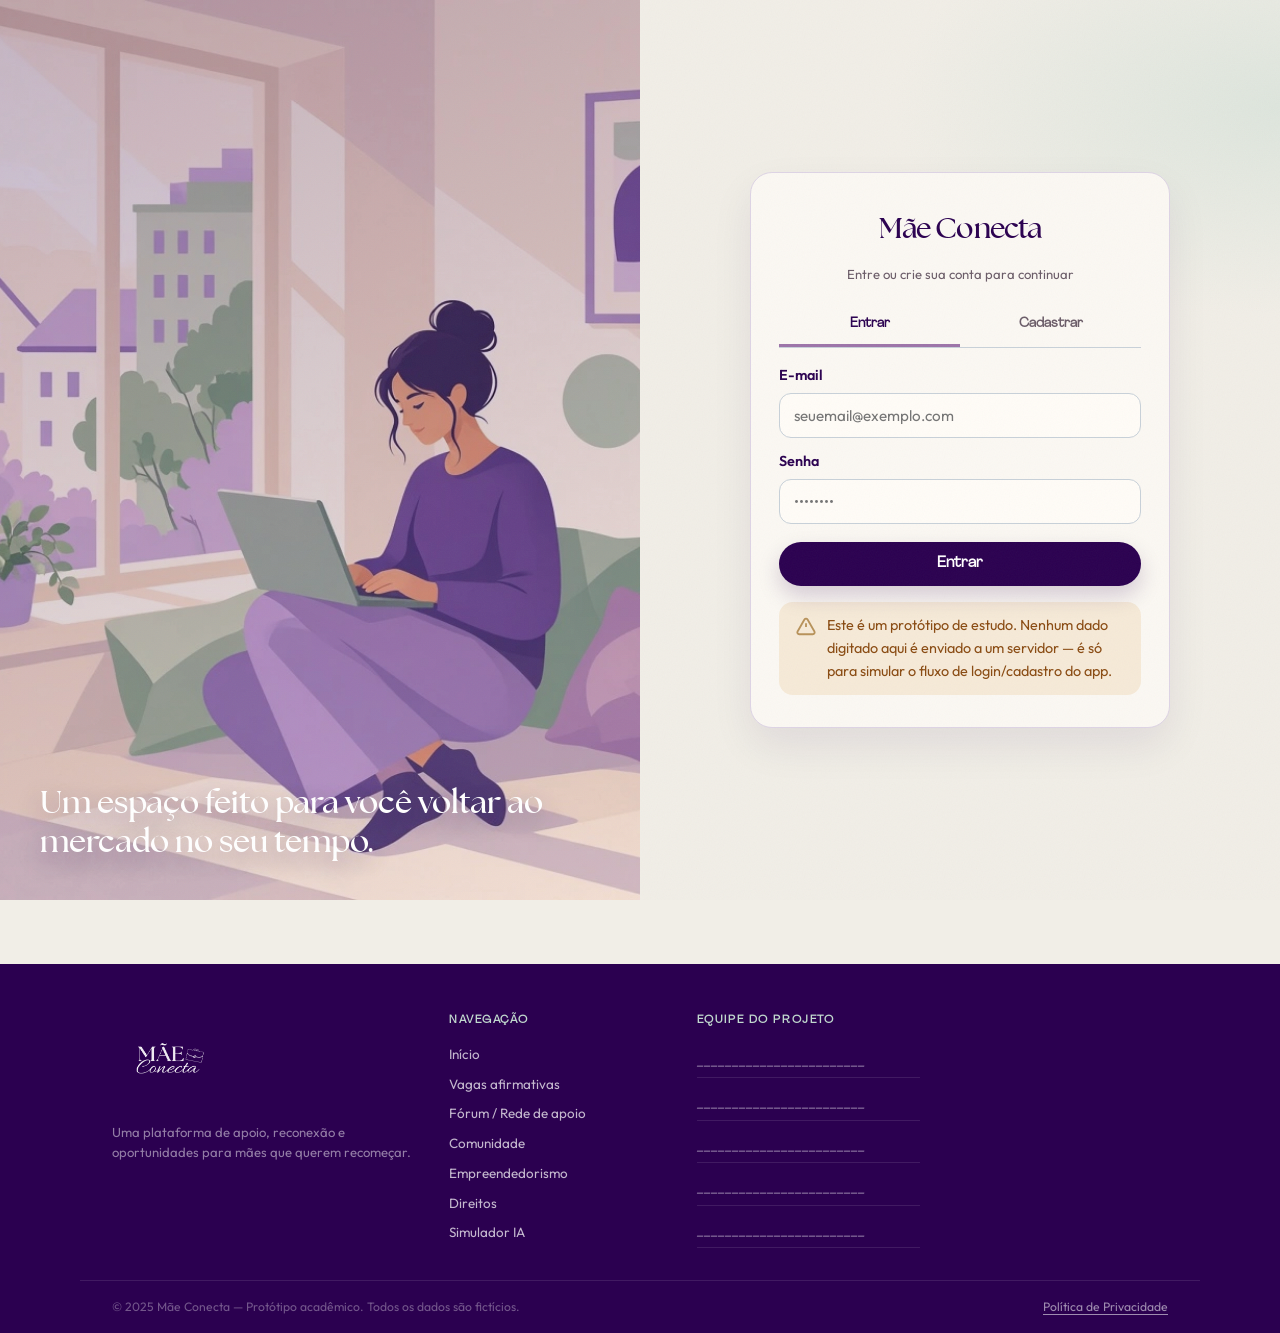
<file: login.html>
<!DOCTYPE html>
<html lang="pt-br">
<head>
<meta charset="UTF-8">
<meta name="viewport" content="width=device-width, initial-scale=1">
<title>Mãe Conecta — Entrar</title>
<link rel="stylesheet" href="css/style.css">
</head>
<body>

<div class="preloader" id="preloader" role="status" aria-live="polite" aria-label="Carregando o site">
  <div class="preloader-inner">
    <div class="preloader-orb" aria-hidden="true"></div>
    <p class="preloader-text">Preparando um espaço para você</p>
    <div class="preloader-track"><span class="preloader-fill"></span></div>
  </div>
</div>

<div class="login-wrap">
  <aside class="login-visual">
    <p>Um espaço feito para você voltar ao mercado no seu tempo.</p>
  </aside>

  <div class="login-panel">
    <div class="card login-card">
      <div class="wordmark" style="text-align:center; margin-bottom:8px;">Mãe Conecta</div>
      <p class="topico-meta" style="text-align:center; margin-bottom:18px;">Entre ou crie sua conta para continuar</p>

      <div class="abas">
        <button id="aba-entrar-btn" class="ativo" onclick="mostrarAba('entrar')">Entrar</button>
        <button id="aba-cadastrar-btn" onclick="mostrarAba('cadastrar')">Cadastrar</button>
      </div>

      <form id="form-entrar" onsubmit="event.preventDefault(); window.location.href='index.html';">
        <label for="email-entrar">E-mail</label>
        <input type="email" id="email-entrar" placeholder="seuemail@exemplo.com" required>

        <label for="senha-entrar">Senha</label>
        <input type="password" id="senha-entrar" placeholder="••••••••" required>

        <button type="submit" class="btn" style="width:100%; margin-top:18px;">Entrar</button>
      </form>

      <form id="form-cadastrar" class="form-oculto" onsubmit="event.preventDefault(); window.location.href='index.html';">
        <label for="nome-cad">Nome</label>
        <input type="text" id="nome-cad" placeholder="Seu nome" required>

        <label for="cidade-cad">Cidade</label>
        <input type="text" id="cidade-cad" placeholder="Sua cidade" required>

        <label for="email-cad">E-mail</label>
        <input type="email" id="email-cad" placeholder="seuemail@exemplo.com" required>

        <label for="senha-cad">Senha</label>
        <input type="password" id="senha-cad" placeholder="Crie uma senha" required>

        <label style="display:flex; align-items:flex-start; gap:8px; font-weight:400; margin-top:16px;">
          <input type="checkbox" required style="width:auto; margin-top:4px;">
          <span>Li e aceito a <a href="privacidade.html" target="_blank" style="color:var(--cor-primaria-escura); font-weight:600;">Política de Privacidade e Termos de Uso</a></span>
        </label>

        <button type="submit" class="btn" style="width:100%; margin-top:18px;">Criar conta</button>
      </form>

      <div class="aviso">
        <span class="aviso-icon" aria-hidden="true">
          <svg viewBox="0 0 24 24" fill="none" stroke="currentColor" stroke-width="2"><path d="M12 9v4m0 4h.01"/><path d="M10.3 4.9L2.8 18a2 2 0 0 0 1.7 3h15a2 2 0 0 0 1.7-3L13.7 4.9a2 2 0 0 0-3.4 0z"/></svg>
        </span>
        <span>Este é um protótipo de estudo. Nenhum dado digitado aqui é enviado a um servidor —
        é só para simular o fluxo de login/cadastro do app.</span>
      </div>
    </div>
  </div>
</div>

<script>
function mostrarAba(aba) {
  const entrarBtn = document.getElementById('aba-entrar-btn');
  const cadastrarBtn = document.getElementById('aba-cadastrar-btn');
  const formEntrar = document.getElementById('form-entrar');
  const formCadastrar = document.getElementById('form-cadastrar');

  if (aba === 'entrar') {
    entrarBtn.classList.add('ativo');
    cadastrarBtn.classList.remove('ativo');
    formEntrar.classList.remove('form-oculto');
    formCadastrar.classList.add('form-oculto');
  } else {
    cadastrarBtn.classList.add('ativo');
    entrarBtn.classList.remove('ativo');
    formCadastrar.classList.remove('form-oculto');
    formEntrar.classList.add('form-oculto');
  }
}
</script>

<script src="js/menu.js"></script>
<script src="js/ui.js"></script>

<div id="footer-placeholder"></div>

<script src="js/components.js"></script>
</body>
</html>
</file>
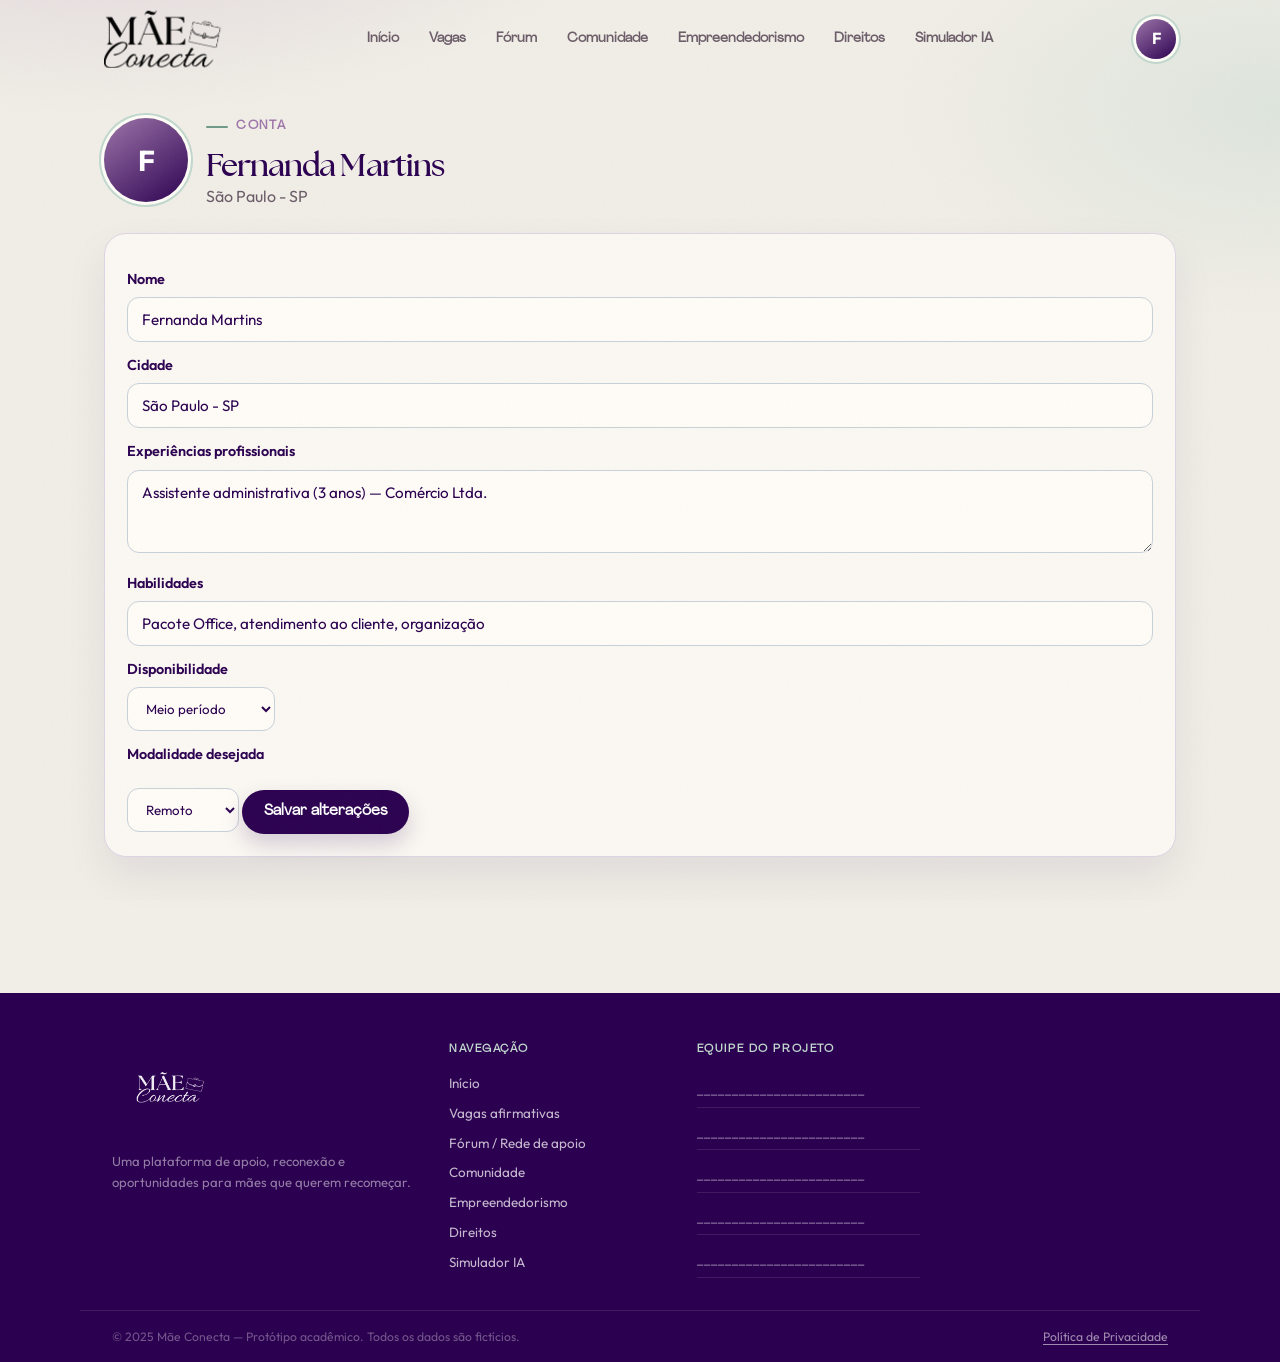
<file: perfil.html>
<!DOCTYPE html>
<html lang="pt-br">
<head>
<meta charset="UTF-8">
<meta name="viewport" content="width=device-width, initial-scale=1">
<title>Mãe Conecta — Perfil</title>
<link rel="stylesheet" href="css/style.css">
</head>
<body>

<di class="preloader" id="preloader" role="status" aria-live="polite" aria-label="Carregando o site">
  <div class="preloader-inner">
    <div class="preloader-orb" aria-hidden="true"></div>
    <p class="preloader-text">Preparando um espaço para você</p>
    <div class="preloader-track"><span class="preloader-fill"></span></div>
  </div>
</di
<nav class="navbar">
  <div class="navbar-inner">
    <a href="index.html" class="logo"><img src="img/logo2.webp" alt="Mãe Conecta"></a>
    <button class="menu-toggle" aria-label="Abrir menu" aria-expanded="false"></button>
    <div class="nav-links">
      <a href="perfil.html" class="so-celular">Meu perfil</a>
      <a href="index.html">Início</a>
      <a href="vagas.html">Vagas</a>
      <a href="forum.html">Fórum</a>
      <a href="comunidade.html">Comunidade</a>
      <a href="empreendedorismo.html">Empreendedorismo</a>
      <a href="direitos.html">Direitos</a>
      <a href="simulador.html">Simulador IA</a>
    </div>
    <a href="perfil.html" class="nav-perfil ativo"><span class="avatar">F</span></a>
  </div>
</nav>

<main id="conteudo" class="container">
  <div class="perfil-topo reveal">
    <span class="avatar">F</span>
    <div>
      <p class="kicker">Conta</p>
      <h1 style="margin:0;">Fernanda Martins</h1>
      <p style="margin:0; color:var(--cor-texto-suave);">São Paulo - SP</p>
    </div>
  </div>

  <div class="card">
    <form onsubmit="event.preventDefault(); salvarPerfil();">
      <label for="nome">Nome</label>
      <input type="text" id="nome" value="Fernanda Martins">

      <label for="cidade">Cidade</label>
      <input type="text" id="cidade" value="São Paulo - SP">

      <label for="experiencias">Experiências profissionais</label>
      <textarea id="experiencias" rows="3">Assistente administrativa (3 anos) — Comércio Ltda.</textarea>

      <label for="habilidades">Habilidades</label>
      <input type="text" id="habilidades" value="Pacote Office, atendimento ao cliente, organização">

      <label for="disponibilidade">Disponibilidade</label>
      <select id="disponibilidade">
        <option>Meio período</option>
        <option>Período integral</option>
        <option>Apenas remoto</option>
        <option>Flexível</option>
      </select>

      <label for="modalidade">Modalidade desejada</label>
      <select id="modalidade">
        <option>Remoto</option>
        <option>Híbrido</option>
        <option>Presencial</option>
        <option>Tanto faz</option>
      </select>

      <button type="submit" class="btn" style="margin-top:18px;">Salvar alterações</button>
    </form>

    <div id="mensagem-sucesso" class="mensagem-sucesso">Perfil atualizado com sucesso!</div>
  </div>
</main>

<script>
function salvarPerfil() {
  const msg = document.getElementById('mensagem-sucesso');
  msg.style.display = 'block';
}
</script>

<script src="js/menu.js"></script>
<script src="js/ui.js"></script>

<div id="footer-placeholder"></div>

<script src="js/components.js"></script>
</body>
</html>
</file>
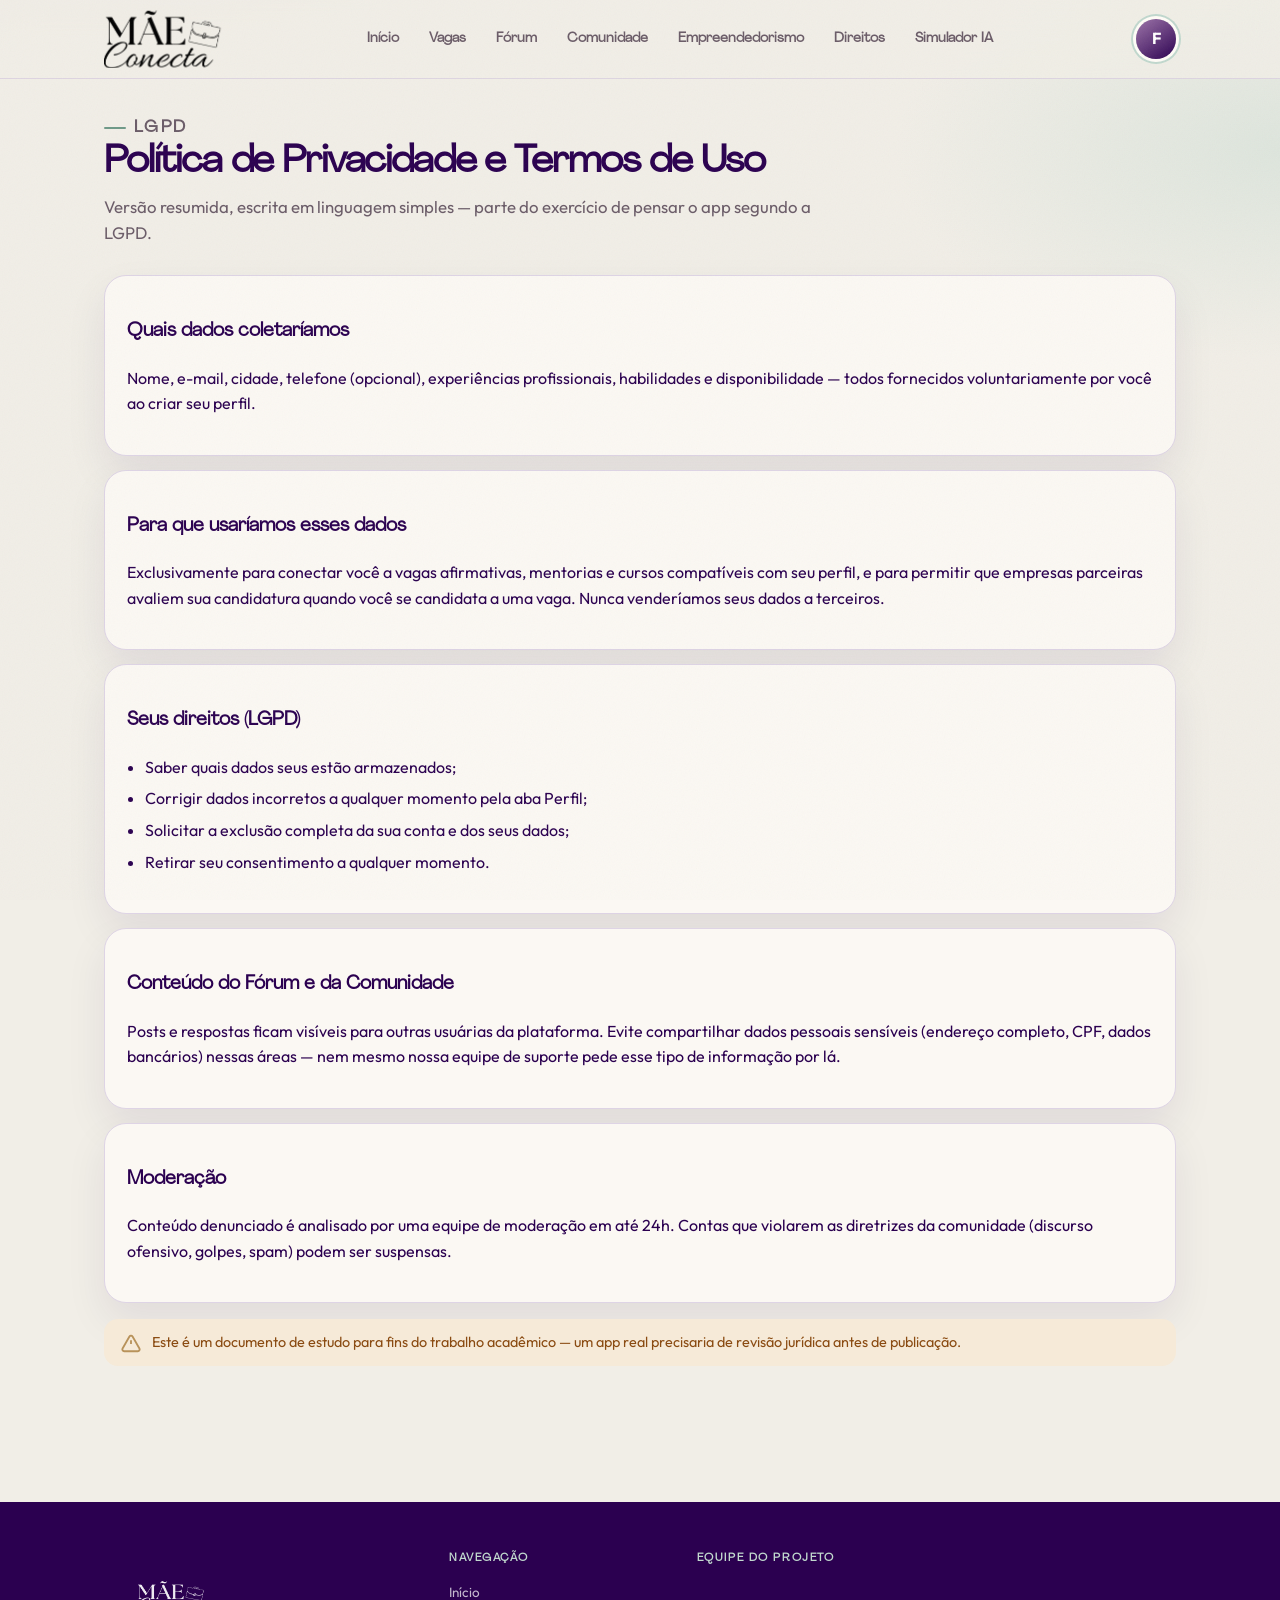
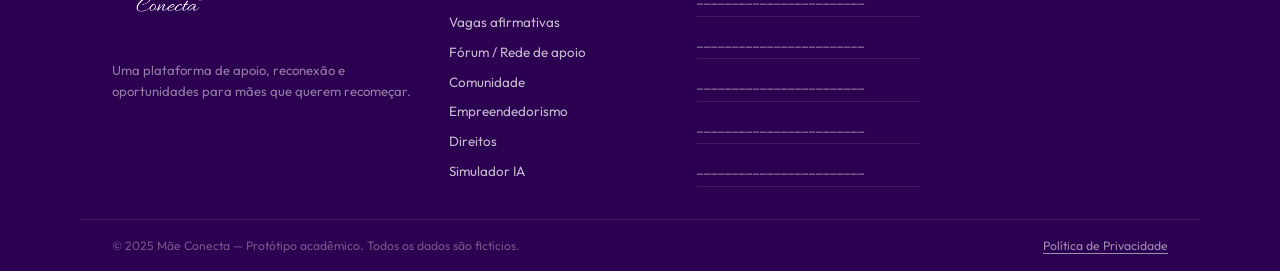
<file: privacidade.html>
<!DOCTYPE html>
<html lang="pt-br">
<head>
<meta charset="UTF-8">
<meta name="viewport" content="width=device-width, initial-scale=1">
<title>Mãe Conecta — Política de Privacidade</title>
<link rel="stylesheet" href="css/style.css">
</head>
<body>

<div class="preloader" id="preloader" role="status" aria-live="polite" aria-label="Carregando o site">
  <div class="preloader-inner">
    <div class="preloader-orb" aria-hidden="true"></div>
    <p class="preloader-text">Preparando um espaço para você</p>
    <div class="preloader-track"><span class="preloader-fill"></span></div>
  </div>
</div>

<nav class="navbar">
  <div class="navbar-inner">
    <a href="index.html" class="logo"><img src="img/logo2.webp" alt="Mãe Conecta"></a>
    <button class="menu-toggle" aria-label="Abrir menu" aria-expanded="false"></button>
    <div class="nav-links">
      <a href="perfil.html" class="so-celular">Meu perfil</a>
      <a href="index.html">Início</a>
      <a href="vagas.html">Vagas</a>
      <a href="forum.html">Fórum</a>
      <a href="comunidade.html">Comunidade</a>
      <a href="empreendedorismo.html">Empreendedorismo</a>
      <a href="direitos.html">Direitos</a>
      <a href="simulador.html">Simulador IA</a>
    </div>
    <a href="perfil.html" class="nav-perfil"><span class="avatar">F</span></a>
  </div>
</nav>

<main id="conteudo" class="container">
  <div class="page-header reveal">
    <p class="kicker">LGPD</p>
    <h1>Política de Privacidade e Termos de Uso</h1>
    <p>Versão resumida, escrita em linguagem simples — parte do exercício de pensar o app segundo a LGPD.</p>
  </div>

  <div class="card" style="margin-bottom:14px;">
    <h3>Quais dados coletaríamos</h3>
    <p>Nome, e-mail, cidade, telefone (opcional), experiências profissionais, habilidades e disponibilidade —
    todos fornecidos voluntariamente por você ao criar seu perfil.</p>
  </div>

  <div class="card" style="margin-bottom:14px;">
    <h3>Para que usaríamos esses dados</h3>
    <p>Exclusivamente para conectar você a vagas afirmativas, mentorias e cursos compatíveis com seu perfil,
    e para permitir que empresas parceiras avaliem sua candidatura quando você se candidata a uma vaga.
    Nunca venderíamos seus dados a terceiros.</p>
  </div>

  <div class="card" style="margin-bottom:14px;">
    <h3>Seus direitos (LGPD)</h3>
    <ul class="lista-requisitos">
      <li>Saber quais dados seus estão armazenados;</li>
      <li>Corrigir dados incorretos a qualquer momento pela aba Perfil;</li>
      <li>Solicitar a exclusão completa da sua conta e dos seus dados;</li>
      <li>Retirar seu consentimento a qualquer momento.</li>
    </ul>
  </div>

  <div class="card" style="margin-bottom:14px;">
    <h3>Conteúdo do Fórum e da Comunidade</h3>
    <p>Posts e respostas ficam visíveis para outras usuárias da plataforma. Evite compartilhar dados pessoais
    sensíveis (endereço completo, CPF, dados bancários) nessas áreas — nem mesmo nossa equipe de suporte pede
    esse tipo de informação por lá.</p>
  </div>

  <div class="card">
    <h3>Moderação</h3>
    <p>Conteúdo denunciado é analisado por uma equipe de moderação em até 24h. Contas que violarem as diretrizes
    da comunidade (discurso ofensivo, golpes, spam) podem ser suspensas.</p>
  </div>

  <div class="aviso" style="margin-top:16px;">
    <span class="aviso-icon" aria-hidden="true">
      <svg viewBox="0 0 24 24" fill="none" stroke="currentColor" stroke-width="2"><path d="M12 9v4m0 4h.01"/><path d="M10.3 4.9L2.8 18a2 2 0 0 0 1.7 3h15a2 2 0 0 0 1.7-3L13.7 4.9a2 2 0 0 0-3.4 0z"/></svg>
    </span>
    <span>Este é um documento de estudo para fins do trabalho acadêmico — um app real precisaria de revisão
    jurídica antes de publicação.</span>
  </div>
</main>

<script src="js/menu.js"></script>
<script src="js/ui.js"></script>

<div id="footer-placeholder"></div>

<script src="js/components.js"></script>
</body>
</html>
</file>
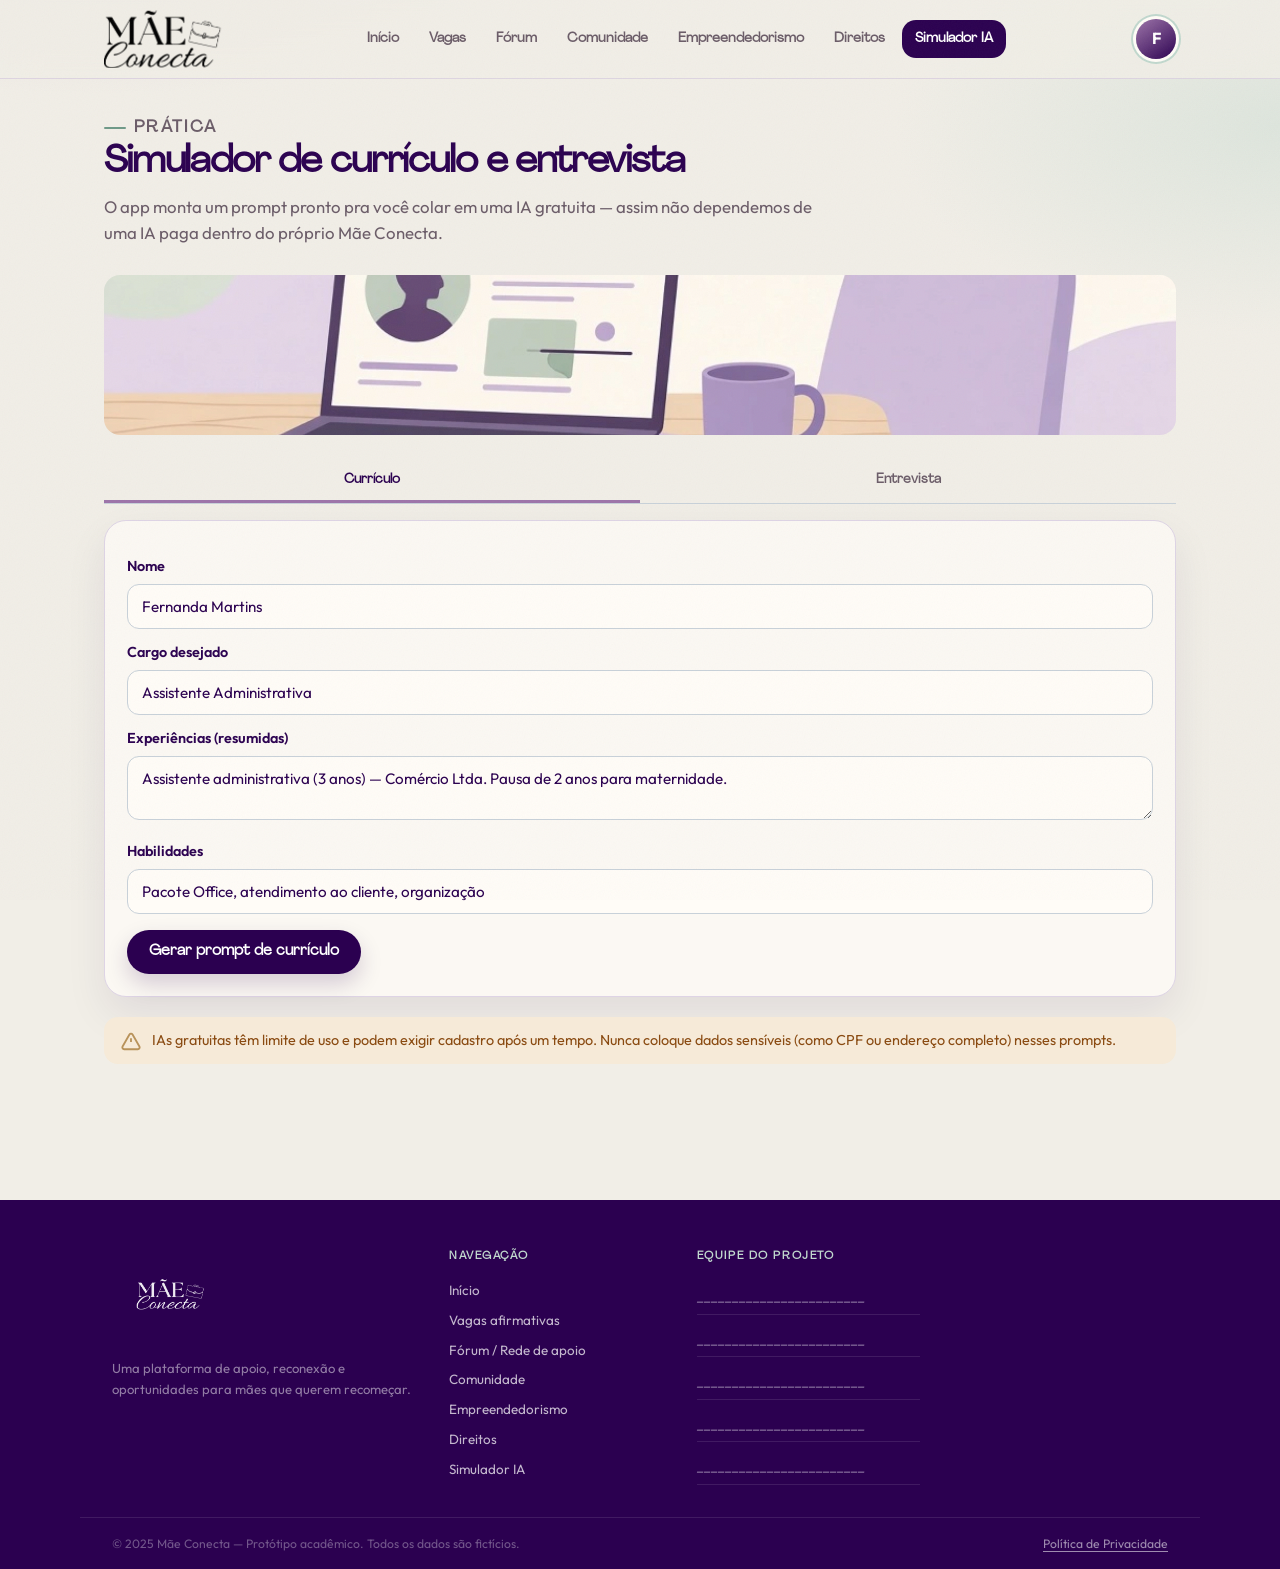
<file: simulador.html>
<!DOCTYPE html>
<html lang="pt-br">
<head>
<meta charset="UTF-8">
<meta name="viewport" content="width=device-width, initial-scale=1">
<title>Mãe Conecta — Simulador com IA</title>
<link rel="stylesheet" href="css/style.css">
</head>
<body>

<div class="preloader" id="preloader" role="status" aria-live="polite" aria-label="Carregando o site">
  <div class="preloader-inner">
    <div class="preloader-orb" aria-hidden="true"></div>
    <p class="preloader-text">Preparando um espaço para você</p>
    <div class="preloader-track"><span class="preloader-fill"></span></div>
  </div>
</div>

<nav class="navbar">
  <div class="navbar-inner">
    <a href="index.html" class="logo"><img src="img/logo2.webp" alt="Mãe Conecta"></a>
    <button class="menu-toggle" aria-label="Abrir menu" aria-expanded="false"></button>
    <div class="nav-links">
      <a href="perfil.html" class="so-celular">Meu perfil</a>
      <a href="index.html">Início</a>
      <a href="vagas.html">Vagas</a>
      <a href="forum.html">Fórum</a>
      <a href="comunidade.html">Comunidade</a>
      <a href="empreendedorismo.html">Empreendedorismo</a>
      <a href="direitos.html">Direitos</a>
      <a href="simulador.html" class="ativo">Simulador IA</a>
    </div>
    <a href="perfil.html" class="nav-perfil"><span class="avatar">F</span></a>
  </div>
</nav>

<main id="conteudo" class="container">
  <div class="page-header reveal">
    <p class="kicker">Prática</p>
    <h1>Simulador de currículo e entrevista</h1>
    <p>O app monta um prompt pronto pra você colar em uma IA gratuita — assim não dependemos de uma IA paga
    dentro do próprio Mãe Conecta.</p>
  </div>

  <img class="media reveal" src="img/illu-simulador.webp" alt="Mesa de estudo com notebook para treino de entrevista" style="max-height:260px; margin-bottom:24px;">

  <div class="abas">
    <button id="aba-curriculo-btn" class="ativo" onclick="mostrarAba('curriculo')">Currículo</button>
    <button id="aba-entrevista-btn" onclick="mostrarAba('entrevista')">Entrevista</button>
  </div>

  <div id="painel-curriculo">
    <div class="card">
      <label for="cv-nome">Nome</label>
      <input type="text" id="cv-nome" value="Fernanda Martins">

      <label for="cv-cargo">Cargo desejado</label>
      <input type="text" id="cv-cargo" value="Assistente Administrativa">

      <label for="cv-experiencias">Experiências (resumidas)</label>
      <textarea id="cv-experiencias" rows="2">Assistente administrativa (3 anos) — Comércio Ltda. Pausa de 2 anos para maternidade.</textarea>

      <label for="cv-habilidades">Habilidades</label>
      <input type="text" id="cv-habilidades" value="Pacote Office, atendimento ao cliente, organização">

      <button class="btn" style="margin-top:16px;" onclick="gerarPromptCurriculo()">Gerar prompt de currículo</button>
    </div>

    <div id="resultado-curriculo" class="card form-oculto" style="margin-top:16px;">
      <label for="texto-prompt-cv">Prompt pronto — copie e cole em uma IA gratuita</label>
      <textarea id="texto-prompt-cv" rows="6" readonly></textarea>
      <button class="btn" style="margin-top:10px;" onclick="copiarTexto('texto-prompt-cv')">Copiar prompt</button>
      <p style="margin-top:14px; font-size:0.9rem; color:var(--cor-texto-suave);">Agora abra uma dessas IAs gratuitas e cole o prompt:</p>
      <div class="ia-links">
        <a class="btn secundario" href="https://chat.openai.com" target="_blank" rel="noopener">ChatGPT</a>
        <a class="btn secundario" href="https://gemini.google.com" target="_blank" rel="noopener">Google Gemini</a>
        <a class="btn secundario" href="https://copilot.microsoft.com" target="_blank" rel="noopener">Copilot</a>
      </div>
    </div>
  </div>

  <div id="painel-entrevista" class="form-oculto">
    <div class="card">
      <div class="topico-meta">Pergunta simulada</div>
      <h3 id="pergunta-atual" style="margin:6px 0 14px;"></h3>

      <label for="resposta-usuaria">Como você responderia?</label>
      <textarea id="resposta-usuaria" rows="3" placeholder="Escreva sua resposta aqui pra treinar..."></textarea>

      <div style="margin-top:12px; display:flex; gap:10px; flex-wrap:wrap;">
        <button class="btn" onclick="novaPergunta()">Nova pergunta</button>
        <button class="btn secundario" onclick="alternarDica()">Ver dica de resposta</button>
      </div>

      <div id="dica-resposta" class="aviso form-oculto" style="margin-top:14px;"></div>
    </div>

    <div class="card" style="margin-top:16px;">
      <p>Quer uma entrevista mais dinâmica, com perguntas de acompanhamento de verdade? Gere um prompt e leve
      para uma IA gratuita conversar com você:</p>
      <button class="btn" onclick="gerarPromptEntrevista()">Gerar prompt de entrevista simulada</button>

      <div id="resultado-entrevista" class="form-oculto" style="margin-top:14px;">
        <label for="texto-prompt-entrevista">Prompt pronto — copie e cole em uma IA gratuita</label>
        <textarea id="texto-prompt-entrevista" rows="5" readonly></textarea>
        <button class="btn" style="margin-top:10px;" onclick="copiarTexto('texto-prompt-entrevista')">Copiar prompt</button>
      </div>
    </div>
  </div>

  <div class="aviso" style="margin-top:20px;">
    <span class="aviso-icon" aria-hidden="true">
      <svg viewBox="0 0 24 24" fill="none" stroke="currentColor" stroke-width="2"><path d="M12 9v4m0 4h.01"/><path d="M10.3 4.9L2.8 18a2 2 0 0 0 1.7 3h15a2 2 0 0 0 1.7-3L13.7 4.9a2 2 0 0 0-3.4 0z"/></svg>
    </span>
    <span>IAs gratuitas têm limite de uso e podem exigir cadastro após um tempo. Nunca coloque dados sensíveis
    (como CPF ou endereço completo) nesses prompts.</span>
  </div>
</main>

<script>
const perguntasEntrevista = [
  { pergunta: "Fale um pouco sobre você e sua trajetória profissional.", dica: "Conte sua experiência de forma objetiva, incluindo o período de pausa com naturalidade — ele faz parte da sua trajetória, não é uma falha." },
  { pergunta: "Por que você ficou um tempo fora do mercado de trabalho?", dica: "Seja direta e positiva: cite a maternidade sem se desculpar, e se puder, mencione algo que aprendeu ou fez nesse período (curso, projeto pessoal)." },
  { pergunta: "Como você concilia a vida profissional com a maternidade?", dica: "Mostre que você já pensou em uma rotina viável (rede de apoio, escola/creche, organização) sem prometer disponibilidade irreal." },
  { pergunta: "Quais são seus pontos fortes?", dica: "Escolha 2 ou 3 pontos e dê um exemplo curto e real de cada um em vez de só listar adjetivos." },
  { pergunta: "Onde você se vê daqui a 2 anos?", dica: "Fale de crescimento realista dentro da área da vaga, mostrando interesse em continuar se desenvolvendo." },
  { pergunta: "Por que devemos te contratar?", dica: "Conecte suas habilidades diretamente com o que a vaga pede — releia a descrição da vaga antes de responder." }
];

let indiceAtual = 0;

function mostrarAba(aba) {
  document.getElementById('aba-curriculo-btn').classList.toggle('ativo', aba === 'curriculo');
  document.getElementById('aba-entrevista-btn').classList.toggle('ativo', aba === 'entrevista');
  document.getElementById('painel-curriculo').classList.toggle('form-oculto', aba !== 'curriculo');
  document.getElementById('painel-entrevista').classList.toggle('form-oculto', aba !== 'entrevista');
}

function gerarPromptCurriculo() {
  const nome = document.getElementById('cv-nome').value;
  const cargo = document.getElementById('cv-cargo').value;
  const experiencias = document.getElementById('cv-experiencias').value;
  const habilidades = document.getElementById('cv-habilidades').value;

  const prompt = `Aja como um especialista em recrutamento e me ajude a escrever um currículo e uma carta de apresentação.

Nome: ${nome}
Cargo desejado: ${cargo}
Experiências: ${experiencias}
Habilidades: ${habilidades}

Contexto importante: estou retornando ao mercado de trabalho após um período dedicado à maternidade. Quero que o currículo destaque minhas competências com confiança, sem soar como uma desculpa pelo tempo fora do mercado.

Por favor, gere:
1. Um currículo em formato de tópicos, pronto para copiar;
2. Uma carta de apresentação curta (máximo 150 palavras) para a vaga de ${cargo}.`;

  document.getElementById('texto-prompt-cv').value = prompt;
  document.getElementById('resultado-curriculo').classList.remove('form-oculto');
}

function novaPergunta() {
  indiceAtual = Math.floor(Math.random() * perguntasEntrevista.length);
  document.getElementById('pergunta-atual').textContent = perguntasEntrevista[indiceAtual].pergunta;
  document.getElementById('resposta-usuaria').value = '';
  document.getElementById('dica-resposta').classList.add('form-oculto');
}

function alternarDica() {
  const dica = document.getElementById('dica-resposta');
  dica.textContent = perguntasEntrevista[indiceAtual].dica;
  dica.classList.toggle('form-oculto');
}

function gerarPromptEntrevista() {
  const cargo = document.getElementById('cv-cargo') ? document.getElementById('cv-cargo').value : "Assistente Administrativa";
  const prompt = `Aja como um entrevistador de RH simulando uma entrevista de emprego para a vaga de ${cargo}.

Estou me candidatando após um período fora do mercado de trabalho por conta da maternidade. Me faça uma pergunta de cada vez, espere minha resposta, e depois me dê um feedback curto e construtivo antes de fazer a próxima pergunta. Comece agora com a primeira pergunta.`;

  document.getElementById('texto-prompt-entrevista').value = prompt;
  document.getElementById('resultado-entrevista').classList.remove('form-oculto');
}

async function copiarTexto(idCampo) {
  const campo = document.getElementById(idCampo);
  try {
    await navigator.clipboard.writeText(campo.value);
  } catch (e) {
    campo.select();
  }
}

novaPergunta();
</script>

<script src="js/menu.js"></script>
<script src="js/ui.js"></script>

<div id="footer-placeholder"></div>

<script src="js/components.js"></script>
</body>
</html>
</file>
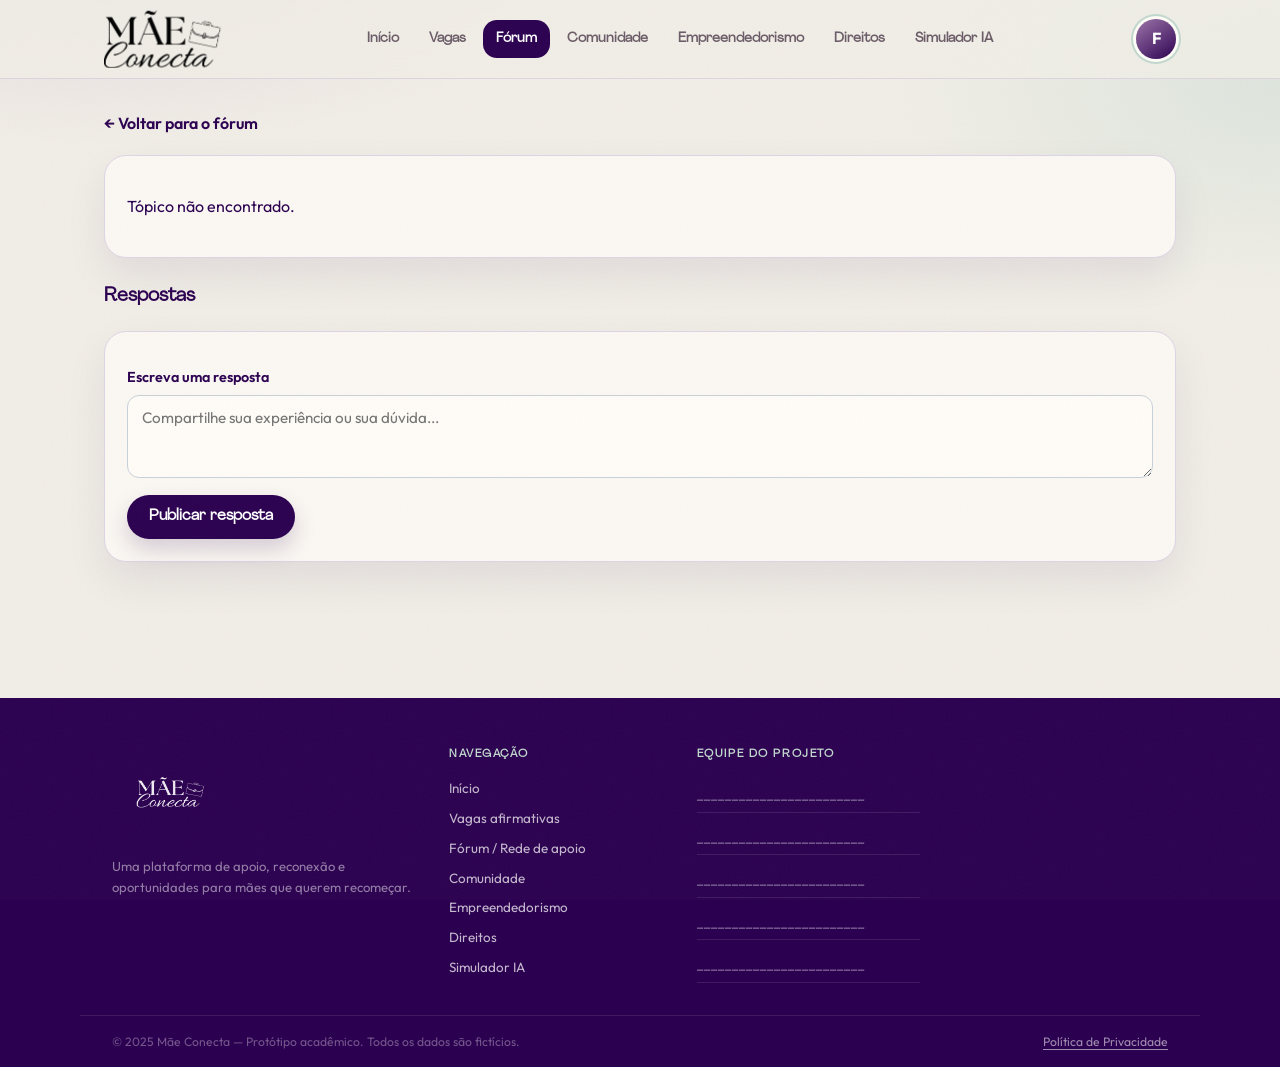
<file: topico.html>
<!DOCTYPE html>
<html lang="pt-br">
<head>
<meta charset="UTF-8">
<meta name="viewport" content="width=device-width, initial-scale=1">
<title>Mãe Conecta — Tópico</title>
<link rel="stylesheet" href="css/style.css">
</head>
<body>

<div class="preloader" id="preloader" role="status" aria-live="polite" aria-label="Carregando o site">
  <div class="preloader-inner">
    <div class="preloader-orb" aria-hidden="true"></div>
    <p class="preloader-text">Preparando um espaço para você</p>
    <div class="preloader-track"><span class="preloader-fill"></span></div>
  </div>
</div>

<nav class="navbar">
  <div class="navbar-inner">
    <a href="index.html" class="logo"><img src="img/logo2.webp" alt="Mãe Conecta"></a>
    <button class="menu-toggle" aria-label="Abrir menu" aria-expanded="false"></button>
    <div class="nav-links">
      <a href="perfil.html" class="so-celular">Meu perfil</a>
      <a href="index.html">Início</a>
      <a href="vagas.html">Vagas</a>
      <a href="forum.html" class="ativo">Fórum</a>
      <a href="comunidade.html">Comunidade</a>
      <a href="empreendedorismo.html">Empreendedorismo</a>
      <a href="direitos.html">Direitos</a>
      <a href="simulador.html">Simulador IA</a>
    </div>
    <a href="perfil.html" class="nav-perfil"><span class="avatar">F</span></a>
  </div>
</nav>

<main id="conteudo" class="container">
  <a href="forum.html" class="voltar">&larr; Voltar para o fórum</a>

  <div id="conteudo-topico" class="card"></div>

  <h3 style="margin-top:24px;">Respostas</h3>
  <div id="lista-respostas"></div>

  <div class="card" style="margin-top:16px;">
    <label for="nova-resposta">Escreva uma resposta</label>
    <textarea id="nova-resposta" rows="3" placeholder="Compartilhe sua experiência ou sua dúvida..."></textarea>
    <button class="btn" style="margin-top:10px;" onclick="publicarResposta()">Publicar resposta</button>
  </div>

  <div id="confirmacao-denuncia" class="mensagem-sucesso" style="background:#fff2e0; color:#7a4b00;"></div>
</main>

<script src="js/data.js"></script>
<script src="js/icons.js"></script>
<script>
const params = new URLSearchParams(window.location.search);
const id = parseInt(params.get('id'), 10);
const topico = topicos.find(t => t.id === id);

const conteudo = document.getElementById('conteudo-topico');
const listaRespostas = document.getElementById('lista-respostas');

function renderizarTopico() {
  if (!topico) {
    conteudo.innerHTML = '<p>Tópico não encontrado.</p>';
    return;
  }
  conteudo.innerHTML = `
    <div class="topico-cabecalho">
      <h1 style="margin:0;">${topico.titulo}</h1>
      <button class="btn secundario" style="white-space:nowrap;" onclick="denunciar('topico')">${ICON.flag} Denunciar</button>
    </div>
    <div class="topico-meta" style="margin-bottom:12px;">${topico.autora} · ${topico.data}</div>
    <p>${topico.corpo}</p>
  `;

  listaRespostas.innerHTML = topico.respostas.map(r => `
    <div class="resposta">
      <div style="display:flex; justify-content:space-between; align-items:center;">
        <div class="autora">${r.autora}</div>
        <button class="denunciar-link" onclick="denunciar('resposta')">${ICON.flag} Denunciar</button>
      </div>
      <div>${r.texto}</div>
    </div>
  `).join('') || '<p style="color:var(--cor-texto-suave);">Ainda não há respostas. Seja a primeira a ajudar!</p>';
}

function denunciar(tipo) {
  const msg = document.getElementById('confirmacao-denuncia');
  msg.textContent = tipo === 'topico'
    ? 'Denúncia do tópico enviada. Nossa equipe vai revisar em até 24h (simulação).'
    : 'Denúncia da resposta enviada. Nossa equipe vai revisar em até 24h (simulação).';
  msg.style.display = 'block';
  setTimeout(() => { msg.style.display = 'none'; }, 3500);
}

function publicarResposta() {
  const campo = document.getElementById('nova-resposta');
  const texto = campo.value.trim();
  if (!texto || !topico) return;

  topico.respostas.push({ autora: 'Você', texto: texto });
  campo.value = '';
  renderizarTopico();
}

renderizarTopico();
</script>

<script src="js/menu.js"></script>
<script src="js/ui.js"></script>

<div id="footer-placeholder"></div>

<script src="js/components.js"></script>
</body>
</html>
</file>
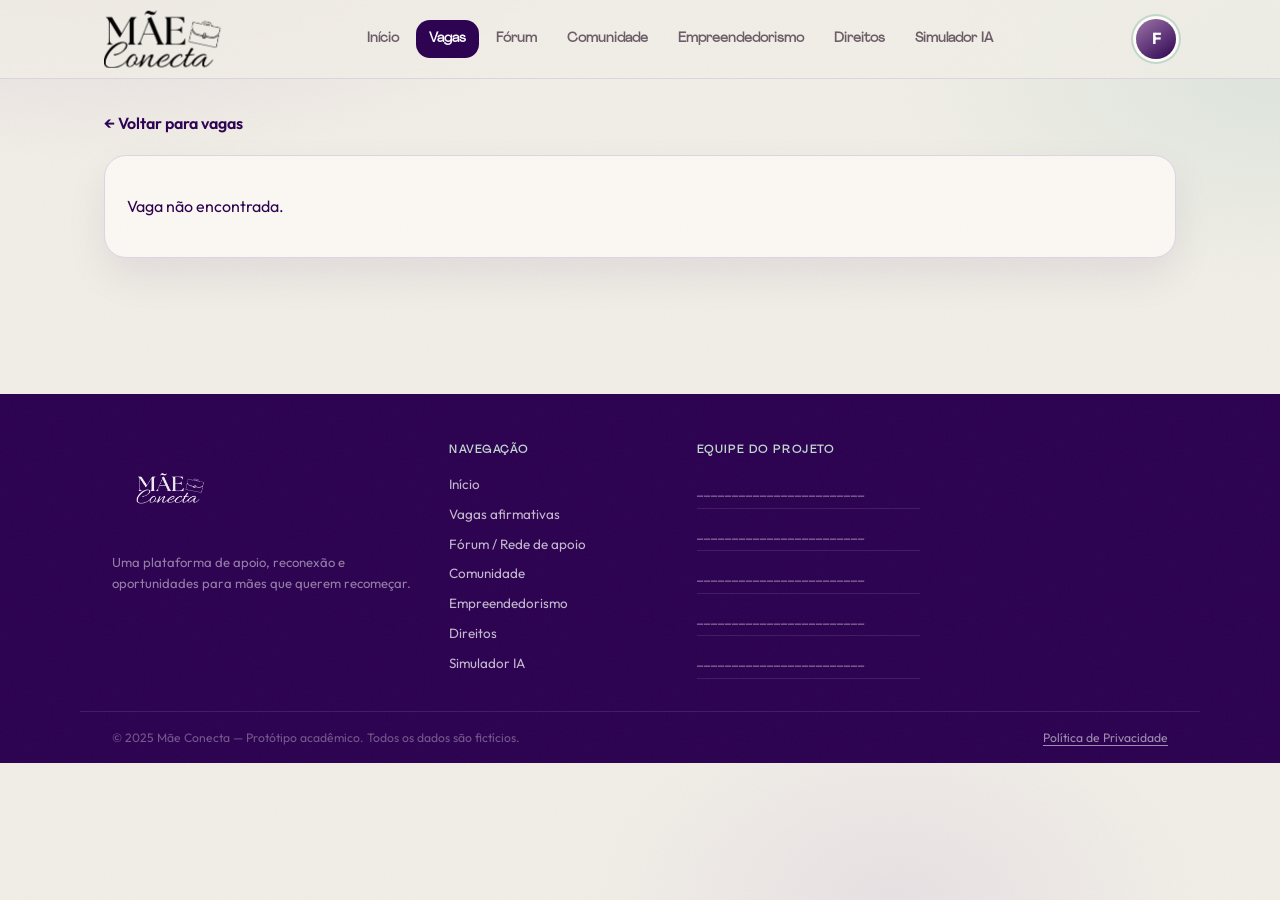
<file: vaga-detalhe.html>
<!DOCTYPE html>
<html lang="pt-br">
<head>
<meta charset="UTF-8">
<meta name="viewport" content="width=device-width, initial-scale=1">
<title>Mãe Conecta — Detalhe da vaga</title>
<link rel="stylesheet" href="css/style.css">
</head>
<body>

<div class="preloader" id="preloader" role="status" aria-live="polite" aria-label="Carregando o site">
  <div class="preloader-inner">
    <div class="preloader-orb" aria-hidden="true"></div>
    <p class="preloader-text">Preparando um espaço para você</p>
    <div class="preloader-track"><span class="preloader-fill"></span></div>
  </div>
</div>

<nav class="navbar">
  <div class="navbar-inner">
    <a href="index.html" class="logo"><img src="img/logo2.webp" alt="Mãe Conecta"></a>
    <button class="menu-toggle" aria-label="Abrir menu" aria-expanded="false"></button>
    <div class="nav-links">
      <a href="perfil.html" class="so-celular">Meu perfil</a>
      <a href="index.html">Início</a>
      <a href="vagas.html" class="ativo">Vagas</a>
      <a href="forum.html">Fórum</a>
      <a href="comunidade.html">Comunidade</a>
      <a href="empreendedorismo.html">Empreendedorismo</a>
      <a href="direitos.html">Direitos</a>
      <a href="simulador.html">Simulador IA</a>
    </div>
    <a href="perfil.html" class="nav-perfil"><span class="avatar">F</span></a>
  </div>
</nav>

<main id="conteudo" class="container">
  <a href="vagas.html" class="voltar">&larr; Voltar para vagas</a>

  <div id="conteudo-vaga" class="card"></div>

  <div id="confirmacao" class="mensagem-sucesso"></div>
</main>

<script src="js/data.js"></script>
<script>
const params = new URLSearchParams(window.location.search);
const id = parseInt(params.get('id'), 10);
const vaga = vagas.find(v => v.id === id);
const container = document.getElementById('conteudo-vaga');

if (vaga) {
  container.innerHTML = `
    ${vaga.selo ? '<span class="tag selo">Selo Empresa Amiga da Maternidade</span>' : ''}
    <h1>${vaga.titulo}</h1>
    <div class="empresa">${vaga.empresa} · ${vaga.local}</div>
    <span class="tag">${vaga.modalidade}</span>
    <span class="tag">${vaga.tipo}</span>

    <h3 style="margin-top:20px;">Descrição</h3>
    <p>${vaga.descricao}</p>

    <h3>Requisitos</h3>
    <ul class="lista-requisitos">
      ${vaga.requisitos.map(r => `<li>${r}</li>`).join('')}
    </ul>

    <button class="btn" onclick="candidatar()">Candidatar-se</button>
  `;
} else {
  container.innerHTML = '<p>Vaga não encontrada.</p>';
}

function candidatar() {
  const msg = document.getElementById('confirmacao');
  msg.textContent = 'Candidatura enviada! (simulação — nenhum dado foi enviado de verdade)';
  msg.style.display = 'block';
}
</script>

<script src="js/menu.js"></script>
<script src="js/ui.js"></script>

<div id="footer-placeholder"></div>

<script src="js/components.js"></script>
</body>
</html>
</file>
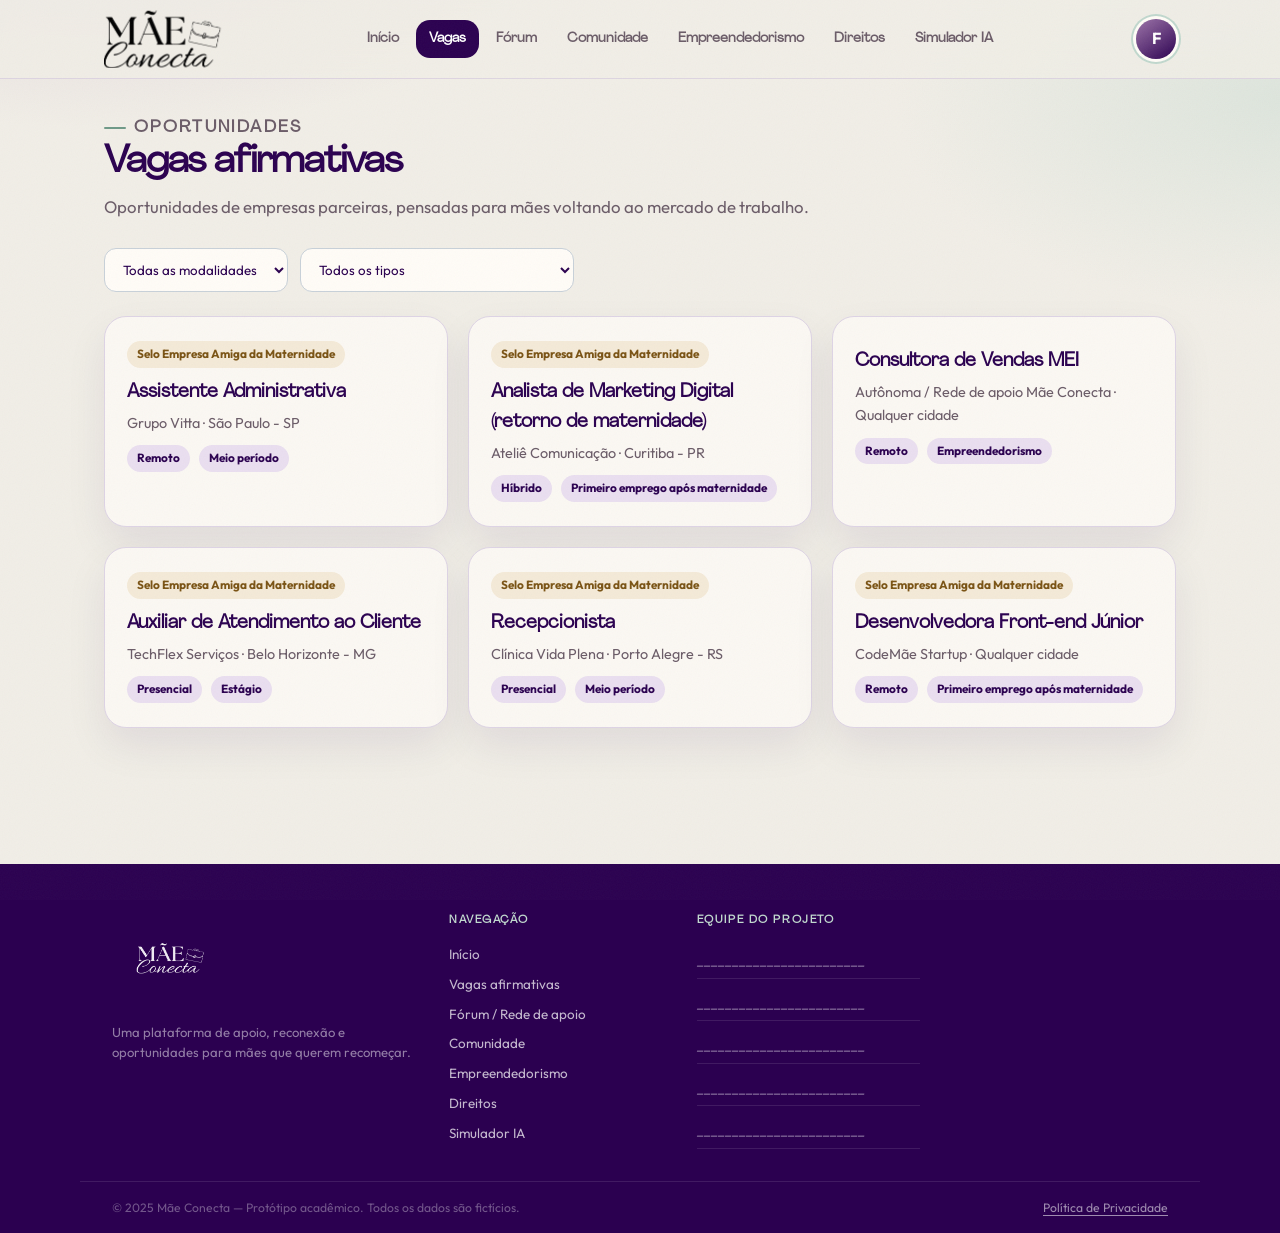
<file: vagas.html>
<!DOCTYPE html>
<html lang="pt-br">
<head>
<meta charset="UTF-8">
<meta name="viewport" content="width=device-width, initial-scale=1">
<title>Mãe Conecta — Vagas Afirmativas</title>
<link rel="stylesheet" href="css/style.css">
</head>
<body>

<div class="preloader" id="preloader" role="status" aria-live="polite" aria-label="Carregando o site">
  <div class="preloader-inner">
    <div class="preloader-orb" aria-hidden="true"></div>
    <p class="preloader-text">Preparando um espaço para você</p>
    <div class="preloader-track"><span class="preloader-fill"></span></div>
  </div>
</div>

<nav class="navbar">
  <div class="navbar-inner">
    <a href="index.html" class="logo"><img src="img/logo2.webp" alt="Mãe Conecta"></a>
    <button class="menu-toggle" aria-label="Abrir menu" aria-expanded="false"></button>
    <div class="nav-links">
      <a href="perfil.html" class="so-celular">Meu perfil</a>
      <a href="index.html">Início</a>
      <a href="vagas.html" class="ativo">Vagas</a>
      <a href="forum.html">Fórum</a>
      <a href="comunidade.html">Comunidade</a>
      <a href="empreendedorismo.html">Empreendedorismo</a>
      <a href="direitos.html">Direitos</a>
      <a href="simulador.html">Simulador IA</a>
    </div>
    <a href="perfil.html" class="nav-perfil"><span class="avatar">F</span></a>
  </div>
</nav>

<main id="conteudo" class="container">
  <div class="page-header reveal">
    <p class="kicker">Oportunidades</p>
    <h1>Vagas afirmativas</h1>
    <p>Oportunidades de empresas parceiras, pensadas para mães voltando ao mercado de trabalho.</p>
  </div>

  <div class="filtros">
    <select id="filtro-modalidade">
      <option value="">Todas as modalidades</option>
      <option value="Remoto">Remoto</option>
      <option value="Híbrido">Híbrido</option>
      <option value="Presencial">Presencial</option>
    </select>

    <select id="filtro-tipo">
      <option value="">Todos os tipos</option>
      <option value="Meio período">Meio período</option>
      <option value="Estágio">Estágio</option>
      <option value="Primeiro emprego após maternidade">Primeiro emprego após maternidade</option>
      <option value="Empreendedorismo">Empreendedorismo</option>
    </select>
  </div>

  <div id="lista-vagas" class="grid"></div>
</main>

<script src="js/data.js"></script>
<script>
function renderizarVagas() {
  const modalidade = document.getElementById('filtro-modalidade').value;
  const tipo = document.getElementById('filtro-tipo').value;
  const lista = document.getElementById('lista-vagas');

  const filtradas = vagas.filter(v =>
    (modalidade === '' || v.modalidade === modalidade) &&
    (tipo === '' || v.tipo === tipo)
  );

  lista.innerHTML = filtradas.map(v => `
    <a href="vaga-detalhe.html?id=${v.id}" class="card vaga-card">
      ${v.selo ? '<span class="tag selo">Selo Empresa Amiga da Maternidade</span>' : ''}
      <h3>${v.titulo}</h3>
      <div class="empresa">${v.empresa} · ${v.local}</div>
      <span class="tag">${v.modalidade}</span>
      <span class="tag">${v.tipo}</span>
    </a>
  `).join('') || '<p>Nenhuma vaga encontrada com esses filtros.</p>';
}

document.getElementById('filtro-modalidade').addEventListener('change', renderizarVagas);
document.getElementById('filtro-tipo').addEventListener('change', renderizarVagas);

renderizarVagas();
</script>

<script src="js/menu.js"></script>
<script src="js/ui.js"></script>

<div id="footer-placeholder"></div>

<script src="js/components.js"></script>
</body>
</html>
</file>
<file: css/style.css>
/* =========================================================
   Mãe Conecta — identidade visual
   Paleta original + extensões na mesma família.
   ========================================================= */

@import url("https://fonts.googleapis.com/css2?family=Fraunces:ital,opsz,wght@0,9..144,500;0,9..144,650;0,9..144,700;1,9..144,500&family=Outfit:wght@400;500;600;700&display=swap");

@font-face {
  font-family: "Allura";
  src: url("../fonts/Allura-Regular.ttf") format("truetype");
  font-weight: 400;
  font-style: normal;
}

@font-face {
  font-family: "Agrandir";
  src: url("../fonts/Agrandir-Regular.otf") format("opentype");
  font-weight: 400;
  font-style: normal;
}

@font-face {
  font-family: "The Seasons";
  src: url("../fonts/The-Seasons-Bold.ttf") format("truetype");
  font-weight: 700;
  font-style: normal;
}

:root {
  --cor-primaria: #9d74a9;
  --cor-primaria-escura: #2b0050;
  --cor-secundaria: #c1d8ce;
  --cor-fundo: #f1eee7;
  --cor-superficie: #d6c9de;
  --cor-texto: #2b0050;
  --cor-texto-suave: #6b5c68;
  --cor-borda: #c8d1d9;
  --cor-sucesso: #4caf82;

  --cor-branco: #fffcf7;
  --cor-card: #fbf8f3;
  --cor-sage-escuro: #6f9a88;
  --cor-lilas-claro: #eadff0;
  --cor-lilas-medio: #c9b3d4;
  --cor-ouro: #b8925a;
  --cor-ouro-bg: #f4ead8;
  --cor-alerta: #8a4b12;
  --cor-alerta-bg: #f6ead8;
  --cor-erro: #8b3a48;

  --fonte: "Outfit", "Segoe UI", Roboto, Arial, sans-serif;
  --fonte-logo: "Allura", "Fraunces", cursive;
  --fonte-titulo: "Agrandir", "Outfit", Arial, sans-serif;
  --fonte-destaque: "The Seasons", "Fraunces", Georgia, serif;

  --raio: 22px;
  --raio-sm: 14px;
  --sombra: 0 18px 40px rgba(43, 0, 80, 0.08);
  --sombra-hover: 0 240px 500px rgba(43, 0, 80, 0.14);
  --largura: 1120px;
  --nav-h: 78px;
  --ease: cubic-bezier(0.22, 1, 0.36, 1);
}

*,
*::before,
*::after { box-sizing: border-box; }

html { scroll-behavior: smooth; }

body {
  margin: 0;
  overflow-x: hidden;
  font-family: var(--fonte);
  background:
    radial-gradient(900px 420px at 8% -10%, rgba(157, 116, 169, 0.22), transparent 60%),
    radial-gradient(700px 380px at 100% 8%, rgba(193, 216, 206, 0.4), transparent 55%),
    radial-gradient(600px 400px at 70% 100%, rgba(214, 201, 222, 0.35), transparent 50%),
    var(--cor-fundo);
  color: var(--cor-texto);
  line-height: 1.6;
  min-height: 100vh;
}

body::before {
  content: "";
  pointer-events: none;
  position: fixed;
  inset: 0;
  z-index: 70;
  opacity: 0.045;
  background-image: url("data:image/svg+xml,%3Csvg xmlns='http://www.w3.org/2000/svg' width='140' height='140'%3E%3Cfilter id='n'%3E%3CfeTurbulence type='fractalNoise' baseFrequency='.85' numOctaves='2' stitchTiles='stitch'/%3E%3C/filter%3E%3Crect width='140' height='140' filter='url(%23n)' opacity='.9'/%3E%3C/svg%3E");
}

a { color: inherit; text-decoration: none; }

img { max-width: 100%; display: block; }

h1, h2, h3,
.btn,
.nav-links a,
.kicker,
.page-header h1 {
  font-family: var(--fonte-titulo);
}

h1, h2 {
  font-family: var(--fonte-destaque);
  font-weight: 650;
  letter-spacing: -0.03em;
  line-height: 1.15;
}

.fonte-destaque {
  font-family: var(--fonte-destaque);
  font-weight: 700;
}


:focus-visible {
  outline: 3px solid var(--cor-primaria);
  outline-offset: 3px;
}

.container {
  max-width: var(--largura);
  margin: 0 auto;
  padding: 32px 24px 72px;
}

/* ---------- Preloader ---------- */
.preloader {
  position: fixed;
  inset: 0;
  z-index: 300;
  display: grid;
  place-items: center;
  background: var(--cor-fundo);
  transition: opacity 0.55s var(--ease), visibility 0.55s var(--ease);
}

.preloader.is-done {
  opacity: 0;
  visibility: hidden;
  pointer-events: none;
}

.preloader-inner {
  text-align: center;
  width: min(280px, 80vw);
}

.preloader-orb {
  width: 88px;
  height: 88px;
  margin: 0 auto 22px;
  border-radius: 50%;
  background:
    radial-gradient(circle at 30% 30%, var(--cor-lilas-claro), var(--cor-primaria) 55%, var(--cor-primaria-escura));
  box-shadow: 0 16px 40px rgba(157, 116, 169, 0.35);
  position: relative;
  animation: pulse-orb 1.6s var(--ease) infinite;
}

.preloader-orb::after {
  content: "";
  position: absolute;
  inset: 18px;
  border-radius: 50%;
  background: var(--cor-fundo);
  box-shadow: inset 0 0 0 6px var(--cor-secundaria);
}

.preloader-text {
  margin: 0 0 18px;
  font-family: var(--fonte-destaque);
  font-size: 1.15rem;
  color: var(--cor-primaria-escura);
}

.preloader-track {
  height: 3px;
  background: var(--cor-superficie);
  border-radius: 999px;
  overflow: hidden;
}

.preloader-fill {
  display: block;
  height: 100%;
  width: 0;
  border-radius: inherit;
  background: linear-gradient(90deg, var(--cor-secundaria), var(--cor-primaria));
  animation: load-bar 1.15s var(--ease) forwards;
}

@keyframes pulse-orb {
  0%, 100% { transform: scale(1); }
  50% { transform: scale(1.06); }
}

@keyframes load-bar {
  to { width: 100%; }
}

/* ---------- Navbar ---------- */
.navbar {
  position: sticky;
  top: 0;
  z-index: 40;
  background: rgba(241, 238, 231, 0.82);
  backdrop-filter: blur(18px) saturate(1.2);
  border-bottom: 1px solid rgba(214, 201, 222, 0.7);
}

.navbar-inner {
  position: relative;
  max-width: var(--largura);
  margin: 0 auto;
  display: flex;
  align-items: center;
  justify-content: space-between;
  padding: 10px 24px;
  gap: 16px;
}

.logo {
  --logo-h: 58px;
  display: block;
  overflow: hidden;
  height: var(--logo-h);
  width: calc(var(--logo-h) * 2.06);
  flex-shrink: 0;
}

.logo img {
  display: block;
  height: calc(var(--logo-h) * 3.29);
  width: auto;
  max-width: none;
  margin-left: calc(var(--logo-h) * -0.735);
  margin-top: calc(var(--logo-h) * -1.02);
}

.logo span { color: var(--cor-primaria-escura); }

.wordmark {
  font-family: var(--fonte-destaque);
  font-size: 1.8rem;
  color: var(--cor-primaria-escura);
  letter-spacing: -0.03em;
}

.nav-links {
  display: flex;
  gap: 4px;
  flex-wrap: wrap;
  align-items: center;
}

.nav-links a {
  padding: 8px 13px;
  border-radius: 14px;
  font-size: 0.86rem;
  color: var(--cor-texto-suave);
  font-weight: 600;
  transition: background 0.25s var(--ease), color 0.25s var(--ease), transform 0.25s var(--ease);
}

.nav-links a:hover {
  background: var(--cor-lilas-claro);
  color: var(--cor-primaria-escura);
}

.nav-links a.ativo {
  background: var(--cor-primaria-escura);
  color: #fff;
}

.nav-perfil {
  display: inline-flex;
  align-items: center;
  justify-content: center;
}

.nav-perfil img,
.avatar {
  width: 40px;
  height: 40px;
  border-radius: 50%;
  background: linear-gradient(145deg, var(--cor-primaria), var(--cor-primaria-escura));
  color: #fff;
  display: inline-flex;
  align-items: center;
  justify-content: center;
  font-weight: 700;
  box-shadow: 0 0 0 3px var(--cor-branco), 0 0 0 5px var(--cor-secundaria);
}

.menu-toggle,
.so-celular { display: none; }

.menu-toggle {
  background: var(--cor-card);
  border: 1px solid var(--cor-superficie);
  width: 44px;
  height: 44px;
  border-radius: 14px;
  color: var(--cor-primaria-escura);
  cursor: pointer;
  padding: 0;
  align-items: center;
  justify-content: center;
}

.menu-toggle svg {
  width: 22px;
  height: 22px;
  display: block;
}

/* ---------- Page headers ---------- */
.page-header {
  margin-bottom: 28px;
  max-width: 720px;
}

.kicker {
  display: inline-flex;
  align-items: center;
  gap: 8px;
  margin: 0 0 10px;
  font-size: 0.78rem;
  font-weight: 700;
  letter-spacing: 0.14em;
  text-transform: uppercase;
  color: var(--cor-primaria);
}

.kicker::before {
  content: "";
  width: 22px;
  height: 2px;
  background: var(--cor-sage-escuro);
  border-radius: 999px;
}

.page-header h1 {
  margin: 0 0 8px;
  font-size: clamp(1.8rem, 3vw, 2.6rem);
  color: var(--cor-primaria-escura);
}

.page-header p {
  margin: 0;
  color: var(--cor-texto-suave);
  font-size: 1.05rem;
}

.section-title {
  margin: 40px 0 16px;
  color: var(--cor-primaria-escura);
  font-size: 1.55rem;
}

/* ---------- Cards ---------- */
.card {
  background: var(--cor-card);
  border: 1px solid color-mix(in srgb, var(--cor-superficie) 80%, white);
  border-radius: var(--raio);
  box-shadow: var(--sombra);
  padding: 22px;
  transition: translate 0.35s var(--ease), transform 0.35s var(--ease), box-shadow 0.35s var(--ease);
}

a.card:hover,
.atalho-card:hover {
  translate: 0 -8px;
  box-shadow: var(--sombra-hover);
}

.vaga-card:hover {
  transform: translateY(-6px);
  box-shadow: var(--sombra-hover);
}

.grid {
  display: grid;
  grid-template-columns: repeat(auto-fill, minmax(270px, 1fr));
  gap: 20px;
}

.media {
  width: 100%;
  height: 160px;
  object-fit: cover;
  border-radius: 16px;
  margin-bottom: 14px;
  background: var(--cor-lilas-claro);
}

.media.media-sm {
  height: 112px;
  width: 112px;
  margin: 0 0 12px;
}

.media.media-hero {
  height: auto;
  max-height: 420px;
  object-fit: cover;
  border-radius: 28px;
  margin: 0;
}

/* ---------- Home - Hero Fullscreen ---------- */
.hero-full {
  display: grid;
  grid-template-columns: 1fr 1fr;
  align-items: center;
  min-height: calc(100vh - var(--nav-h));
  background:
    linear-gradient(135deg, #3b1270 0%, #5a2290 45%, #7c40a8 100%);
  color: #fff;
  position: relative;
  overflow: hidden;
}

/* Círculos decorativos de fundo */
.hero-full::before {
  content: "";
  position: absolute;
  width: 600px;
  height: 600px;
  left: -180px;
  top: -200px;
  border-radius: 50%;
  background: radial-gradient(circle, rgba(193,216,206,0.22) 0%, transparent 65%);
  pointer-events: none;
}

.hero-full::after {
  content: "";
  position: absolute;
  width: 420px;
  height: 420px;
  right: -100px;
  bottom: -130px;
  border-radius: 50%;
  background: radial-gradient(circle, rgba(157,116,169,0.30) 0%, transparent 65%);
  pointer-events: none;
}

/* Decoração: arco inferior esquerdo */
.hero-full .hero-deco-ring {
  position: absolute;
  width: 340px;
  height: 340px;
  bottom: -90px;
  left: 30%;
  border-radius: 50%;
  border: 2px solid rgba(193,216,206,0.12);
  pointer-events: none;
}

/* Decoração: pontos em grade */
.hero-full .hero-deco-dots {
  position: absolute;
  top: 10%;
  right: 48%;
  width: 110px;
  height: 110px;
  background-image: radial-gradient(circle, rgba(255,255,255,0.18) 1.5px, transparent 1.5px);
  background-size: 18px 18px;
  pointer-events: none;
  opacity: 0.7;
}

/* ---- Lado esquerdo ---- */
.hero-copy {
  position: relative;
  z-index: 2;
  padding: 56px 44px 56px 256px;
  display: flex;
  flex-direction: column;
  gap: 0;
  max-width: 1028px;
}

.hero-kicker {
  color: var(--cor-secundaria) !important;
  margin-bottom: 14px;
}

.hero-h1 {
  margin: 0 0 16px;
  font-size: clamp(2.1rem, 3.8vw, 3.2rem);
  line-height: 1.1;
  text-shadow: none;
  color: #fff;
}

.hero-nome {
  color: var(--cor-secundaria);
}

.hero-sub {
  margin: 0 0 36px;
  font-size: 1.05rem;
  opacity: 0.86;
  max-width: 40ch;
  line-height: 1.65;
}

/* ---- Botões CTA ---- */
.hero-ctas {
  display: flex;
  flex-wrap: wrap;
  gap: 16px 24px;
  align-items: flex-start;
}

.hero-cta-group {
  display: flex;
  flex-direction: column;
  gap: 6px;
}

.hero-cta-hint {
  font-size: 0.75rem;
  opacity: 0.65;
  letter-spacing: 0.04em;
  padding-left: 4px;
  color: #fff;
}

.btn-hero-primary {
  display: inline-flex;
  align-items: center;
  gap: 9px;
  padding: 13px 26px;
  border-radius: 999px;
  font-weight: 700;
  font-size: 0.95rem;
  background: var(--cor-secundaria);
  color: var(--cor-primaria-escura);
  transition: translate 0.3s var(--ease), box-shadow 0.3s var(--ease), background 0.3s var(--ease);
  box-shadow: 0 8px 28px rgba(193,216,206,0.38);
  white-space: nowrap;
}

.btn-hero-primary:hover {
  translate: 0 -3px;
  background: #d4ebe4;
  box-shadow: 0 14px 36px rgba(193,216,206,0.55);
}

.btn-hero-secondary {
  display: inline-flex;
  align-items: center;
  gap: 9px;
  padding: 13px 26px;
  border-radius: 999px;
  font-weight: 700;
  font-size: 0.95rem;
  background: rgba(255,255,255,0.1);
  color: #fff;
  border: 1.5px solid rgba(255,255,255,0.30);
  transition: translate 0.3s var(--ease), background 0.3s var(--ease), border-color 0.3s var(--ease);
  white-space: nowrap;
  backdrop-filter: blur(6px);
}

.btn-hero-secondary:hover {
  translate: 0 -3px;
  background: rgba(255,255,255,0.20);
  border-color: rgba(255,255,255,0.55);
}

/* ---- Lado direito: imagem + balões ---- */
.hero-visual {
  position: relative;
  z-index: 2;
  height: 100%;
  display: flex;
  align-items: center;
  justify-content: center;
  padding: 48px 60px 48px 16px;
}

.hero-img-wrap {
  position: relative;
  width: 100%;
  max-width: 480px;
}

.hero-img-wrap img {
  width: 100%;
  border-radius: 28px;
  box-shadow: 0 28px 72px rgba(0,0,0,0.38);
  display: block;
  object-fit: cover;
  max-height: 65vh;
}

/* ---- Balões flutuantes ---- */
.hb {
  position: absolute;
  background: rgba(255,255,255,0.14);
  backdrop-filter: blur(14px) saturate(1.5);
  border: 1.5px solid rgba(255,255,255,0.30);
  border-radius: 999px;
  padding: 8px 16px;
  font-size: 0.82rem;
  font-weight: 600;
  color: #fff;
  white-space: nowrap;
  pointer-events: none;
  box-shadow: 0 6px 20px rgba(43,0,80,0.22);
}

.hb-apoio      { top: 8%;    left: -18%;  animation: float-a 4.2s ease-in-out infinite; }
.hb-retornar   { top: 22%;   right: -16%; animation: float-b 5s ease-in-out infinite; }
.hb-forca      { bottom: 60%; left: -10%; animation: float-c 4.6s ease-in-out infinite; }
.hb-comunidade { bottom: 10%; right: -14%; animation: float-a 5.5s ease-in-out infinite 0.5s; }
.hb-direitos   { top: 54%;   left: -22%;  animation: float-b 4.8s ease-in-out infinite 1s; }
.hb-autonomia  { bottom: 32%; right: -20%; animation: float-a 4s ease-in-out infinite 1.5s; }

@keyframes float-a {
  0%, 100% { transform: translateY(0); }
  50%       { transform: translateY(-9px); }
}
@keyframes float-b {
  0%, 100% { transform: translateY(0) rotate(-1deg); }
  50%       { transform: translateY(-7px) rotate(1deg); }
}
@keyframes float-c {
  0%, 100% { transform: translateY(0); }
  50%       { transform: translateY(7px); }
}

.atalho-card {
  display: flex;
  flex-direction: column;
  text-align: left;
  min-height: 100%;
}

.atalho-card h3 {
  margin: 4px 0 8px;
  color: var(--cor-primaria-escura);
  font-size: 1.2rem;
}

.atalho-card p {
  margin: 0;
  color: var(--cor-texto-suave);
  font-size: 0.95rem;
}

.topico-item {
  border-bottom: 1px solid color-mix(in srgb, var(--cor-borda) 70%, transparent);
  padding: 16px 0;
}

.topico-item:last-child { border-bottom: none; }

.topico-item h4 {
  margin: 0 0 6px;
  font-size: 1.05rem;
}

.topico-item h4 a {
  background-image: linear-gradient(var(--cor-primaria), var(--cor-primaria));
  background-size: 0 1px;
  background-position: 0 100%;
  background-repeat: no-repeat;
  transition: background-size 0.3s var(--ease);
}

.topico-item h4 a:hover { background-size: 100% 1px; }

.topico-meta {
  font-size: 0.82rem;
  color: var(--cor-texto-suave);
}

/* ---------- Tags ---------- */
.tag {
  display: inline-block;
  font-size: 0.74rem;
  font-weight: 700;
  padding: 4px 10px;
  border-radius: 999px;
  background: var(--cor-lilas-claro);
  color: var(--cor-primaria-escura);
  margin: 2px 6px 2px 0;
}

.tag.selo {
  background: var(--cor-ouro-bg);
  color: #7a5314;
}

.tag.sucesso {
  background: #e3f5ec;
  color: #1f8a5b;
}

/* ---------- Forms / buttons ---------- */
.filtros {
  display: flex;
  gap: 12px;
  flex-wrap: wrap;
  margin-bottom: 24px;
}

.filtros select,
.filtros input,
select {
  padding: 11px 14px;
  border-radius: 12px;
  border: 1px solid var(--cor-borda);
  background: var(--cor-branco);
  font-family: var(--fonte);
  color: var(--cor-texto);
  min-height: 44px;
}

.btn {
  display: inline-flex;
  align-items: center;
  justify-content: center;
  gap: 8px;
  background: var(--cor-primaria-escura);
  color: #fff;
  border: none;
  padding: 12px 22px;
  border-radius: 999px;
  font-weight: 700;
  cursor: pointer;
  font-size: 0.95rem;
  transition: transform 0.25s var(--ease), background 0.25s var(--ease), box-shadow 0.25s var(--ease);
  box-shadow: 0 10px 22px rgba(43, 0, 80, 0.18);
}

.btn:hover {
  background: var(--cor-primaria);
  transform: translateY(-1px);
}

.btn:active { transform: translateY(0); }

.btn.secundario {
  background: transparent;
  color: var(--cor-primaria-escura);
  border: 1.5px solid var(--cor-primaria);
  box-shadow: none;
}

.btn.secundario:hover {
  background: var(--cor-lilas-claro);
}

.btn svg {
  width: 16px;
  height: 16px;
}

.voltar {
  display: inline-flex;
  align-items: center;
  gap: 8px;
  margin-bottom: 18px;
  color: var(--cor-primaria-escura);
  font-weight: 600;
}

.voltar:hover { color: var(--cor-primaria); }

.lista-requisitos { padding-left: 18px; }
.lista-requisitos li { margin-bottom: 6px; }

/* ---------- Forum / community ---------- */
.categoria-card { overflow: hidden; }

.resposta {
  background: color-mix(in srgb, var(--cor-superficie) 45%, var(--cor-branco));
  border-radius: var(--raio-sm);
  padding: 12px 16px;
  margin-bottom: 10px;
}

.resposta .autora {
  font-weight: 700;
  color: var(--cor-primaria-escura);
  font-size: 0.9rem;
}

.diretrizes {
  background: var(--cor-lilas-claro);
  border: none;
  border-left: 5px solid var(--cor-primaria);
  font-size: 0.95rem;
  color: var(--cor-texto);
  margin-bottom: 24px;
}

.denunciar-link {
  background: none;
  border: none;
  color: var(--cor-texto-suave);
  font-size: 0.82rem;
  cursor: pointer;
  padding: 4px 6px;
  display: inline-flex;
  align-items: center;
  gap: 6px;
  font-family: var(--fonte);
}

.denunciar-link:hover { color: var(--cor-erro); }

.denunciar-link svg {
  width: 15px;
  height: 15px;
}

.feed-actions {
  display: flex;
  gap: 14px;
  align-items: center;
  flex-wrap: wrap;
}

.comment-row {
  margin-top: 10px;
  display: flex;
  gap: 8px;
}

.comment-row input { flex: 1; }

details.card { padding: 6px 22px 6px; }

details.card summary {
  cursor: pointer;
  font-size: 1.05rem;
  color: var(--cor-primaria-escura);
  list-style: none;
  padding: 16px 0;
  display: flex;
  align-items: center;
  gap: 10px;
}

details.card summary::-webkit-details-marker { display: none; }

details.card summary::before {
  content: "";
  width: 10px;
  height: 10px;
  border-right: 2px solid var(--cor-primaria);
  border-bottom: 2px solid var(--cor-primaria);
  transform: rotate(-45deg);
  transition: transform 0.25s var(--ease);
  flex-shrink: 0;
}

details.card[open] summary::before {
  transform: rotate(45deg);
}

details.card[open] { padding-bottom: 16px; }

textarea,
input[type="text"],
input[type="email"],
input[type="password"] {
  width: 100%;
  padding: 12px 14px;
  border-radius: 12px;
  border: 1px solid var(--cor-borda);
  font-family: var(--fonte);
  font-size: 0.95rem;
  background: var(--cor-branco);
  color: var(--cor-texto);
  transition: border-color 0.2s ease, box-shadow 0.2s ease;
}

textarea:focus,
input[type="text"]:focus,
input[type="email"]:focus,
input[type="password"]:focus,
select:focus {
  outline: none;
  border-color: var(--cor-primaria);
  box-shadow: 0 0 0 4px rgba(157, 116, 169, 0.18);
}

label {
  display: block;
  font-weight: 600;
  margin: 12px 0 6px;
  font-size: 0.9rem;
}

/* ---------- Login ---------- */
.login-wrap {
  min-height: 100vh;
  display: grid;
  grid-template-columns: 1fr 1fr;
  padding: 0;
}

.login-visual {
  background:
    linear-gradient(160deg, rgba(43, 0, 80, 0.28), rgba(157, 116, 169, 0.12)),
    url("../img/illu-login.webp") center/cover no-repeat;
  min-height: 100vh;
  display: flex;
  align-items: flex-end;
  padding: 40px;
  color: #fff;
}

.login-visual p {
  max-width: 28ch;
  font-family: var(--fonte-destaque);
  font-size: 2rem;
  line-height: 1.2;
  margin: 0;
  text-shadow: 0 8px 24px rgba(43, 0, 80, 0.45);
}

.login-panel {
  display: flex;
  align-items: center;
  justify-content: center;
  padding: 32px 24px;
}

.login-card {
  max-width: 420px;
  width: 100%;
  padding: 32px 28px;
}

.abas {
  display: flex;
  border-bottom: 1px solid var(--cor-borda);
  margin-bottom: 16px;
}

.abas button {
  flex: 1;
  background: none;
  border: none;
  padding: 12px;
  font-weight: 700;
  color: var(--cor-texto-suave);
  cursor: pointer;
  border-bottom: 3px solid transparent;
  font-family: var(--fonte-titulo);
}

.abas button.ativo {
  color: var(--cor-primaria-escura);
  border-color: var(--cor-primaria);
}

.form-oculto { display: none; }

.aviso {
  background: var(--cor-alerta-bg);
  color: var(--cor-alerta);
  padding: 12px 16px;
  border-radius: 14px;
  font-size: 0.9rem;
  margin-top: 16px;
  display: flex;
  gap: 10px;
  align-items: flex-start;
}

.aviso-icon {
  flex-shrink: 0;
  width: 22px;
  height: 22px;
  margin-top: 1px;
  color: var(--cor-ouro);
}

/* ---------- Perfil ---------- */
.perfil-topo {
  display: flex;
  align-items: center;
  gap: 18px;
  margin-bottom: 24px;
}

.perfil-topo .avatar {
  width: 84px;
  height: 84px;
  font-size: 1.8rem;
}

.mensagem-sucesso {
  display: none;
  background: #e3f5ec;
  color: #1f8a5b;
  padding: 12px 16px;
  border-radius: 12px;
  margin-top: 14px;
  font-weight: 600;
}

.vaga-card h3 { margin: 8px 0 4px; }
.vaga-card .empresa,
.empresa {
  color: var(--cor-texto-suave);
  font-size: 0.9rem;
  margin-bottom: 8px;
}

.produto-card .media { height: 180px; }

.topico-cabecalho {
  display: flex;
  justify-content: space-between;
  align-items: flex-start;
  gap: 12px;
}

.ia-links {
  display: flex;
  flex-wrap: wrap;
  gap: 8px;
  margin-top: 8px;
}

/* ---------- Footer ---------- */
.site-footer {
  background: var(--cor-primaria-escura);
  color: rgba(255,255,255,0.75);
  padding: 48px 0 0;
  margin-top: 64px;
  font-size: 0.85rem;
}

.footer-inner {
  max-width: var(--largura);
  margin: 0 auto;
  padding: 0 32px 32px;
  display: grid;
  grid-template-columns: 1.4fr 1fr 1fr 1fr;
  gap: 36px 24px;
  align-items: start;
}

/* Coluna marca */
.footer-brand {
  display: flex;
  flex-direction: column;
  gap: 10px;
}

.footer-logo {
  height: 100px;
  width: 110px;
  filter: brightness(0) invert(1);
  opacity: 0.92;
}

.footer-tagline {
  font-size: 0.82rem;
  opacity: 0.65;
  line-height: 1.55;
  margin: 0;
  max-width: 100ch;
}

/* Colunas nav / projeto */
.footer-col h4 {
  font-family: var(--fonte-titulo);
  font-size: 0.7rem;
  font-weight: 700;
  letter-spacing: 0.14em;
  text-transform: uppercase;
  color: var(--cor-secundaria);
  margin: 0 0 14px;
}

.footer-col ul {
  list-style: none;
  margin: 0;
  padding: 0;
  display: flex;
  flex-direction: column;
  gap: 8px;
}

.footer-col ul li a {
  color: rgba(255,255,255,0.72);
  font-size: 0.84rem;
  transition: color 0.2s var(--ease), padding-left 0.2s var(--ease);
  display: inline-block;
}

.footer-col ul li a:hover {
  color: #fff;
  padding-left: 4px;
}

/* Linha de participantes */
.footer-col .participante {
  display: block;
  font-size: 0.84rem;
  color: rgba(255,255,255,0.50);
  border-bottom: 1px solid rgba(255,255,255,0.10);
  padding: 6px 0;
  font-style: italic;
}

/* Barra inferior */
.footer-bar {
  border-top: 1px solid rgba(255,255,255,0.10);
  padding: 16px 32px;
  max-width: var(--largura);
  margin: 0 auto;
  display: flex;
  align-items: center;
  justify-content: space-between;
  gap: 12px;
  flex-wrap: wrap;
}

.footer-bar p {
  margin: 0;
  font-size: 0.76rem;
  opacity: 0.45;
}

.footer-bar a {
  color: rgba(255,255,255,0.55);
  text-decoration: underline;
  text-underline-offset: 3px;
  font-size: 0.76rem;
  transition: color 0.2s;
}

.footer-bar a:hover { color: #fff; }

/* ---------- Reveal animations ---------- */
.reveal {
  opacity: 0;
  transform: translateY(18px);
  animation: rise 0.7s var(--ease) forwards;
}

.delay-1 { animation-delay: 0.08s; }
.delay-2 { animation-delay: 0.16s; }
.delay-3 { animation-delay: 0.24s; }
.delay-4 { animation-delay: 0.32s; }

@keyframes rise {
  to {
    opacity: 1;
    transform: none;
  }
}

body:not(.is-ready) .reveal { animation: none; opacity: 0; }
body.is-ready .reveal { animation-play-state: running; }

/* ---------- Responsive ---------- */
@media (max-width: 980px) {
  .hero-full,
  .login-wrap {
    grid-template-columns: 1fr;
  }

  .hero-full {
    min-height: auto;
  }

  /* Imagem VEM DEPOIS do texto no mobile (order correto: copy=1, visual=2) */
  .hero-copy {
    padding: 48px 28px 32px;
    order: 1;
    max-width: 100%;
  }

  .hero-visual {
    padding: 0 28px 48px;
    order: 2;
  }

  .hb-forca,
  .hb-direitos,
  .hb-apoio { left: -6%; }
  .hb-retornar,
  .hb-comunidade,
  .hb-autonomia { right: -6%; }
  
  .hero-full .hero-deco-dots { display: none; }

  .login-visual {
    min-height: 240px;
    padding: 24px;
  }

  .login-visual p { font-size: 1.4rem; }
}

@media (max-width: 768px) {
  .navbar-inner {
    flex-wrap: nowrap;
    padding: 8px 16px;
  }

  .logo { --logo-h: 44px; }

  .nav-perfil { display: none; }

  .menu-toggle { display: inline-flex; }

  .nav-links {
    display: none;
    position: absolute;
    top: 100%;
    left: 0;
    right: 0;
    height: calc(100dvh - 100%);
    flex-direction: column;
    flex-wrap: nowrap;
    gap: 0;
    background: var(--cor-fundo);
    overflow-y: auto;
    padding: 8px 0 40px;
    box-shadow: 0 20px 40px rgba(43, 0, 80, 0.12);
  }

  .nav-links.aberto { display: flex; }

  .nav-links a {
    display: block;
    padding: 16px 24px;
    font-size: 1.08rem;
    border-radius: 0;
    border-bottom: 1px solid var(--cor-borda);
  }

  .nav-links .so-celular { display: block; }

  .hero-full {
    min-height: auto;
  }

  .container { padding: 22px 16px 56px; }

  .comment-row { flex-direction: column; }

  .topico-cabecalho { flex-direction: column; }

  .footer-inner {
    grid-template-columns: 1fr 1fr;
    gap: 28px 20px;
  }

  .footer-brand {
    grid-column: 1 / -1;
  }
}

@media (max-width: 600px) {
  .perfil-topo { flex-direction: column; align-items: flex-start; }
  .media.media-sm { width: 100%; height: 140px; }

  .footer-inner {
    grid-template-columns: 1fr;
    gap: 24px;
  }

  .footer-brand { grid-column: auto; }

  .footer-bar {
    flex-direction: column;
    text-align: center;
    gap: 6px;
  }

  /* Hero mobile compacta */
  .hero-copy {
    padding: 36px 24px 24px;
  }
  .hero-visual {
    padding: 0 24px 36px;
  }
  .hb { font-size: 0.74rem; padding: 6px 12px; }
  .hb-apoio, .hb-forca, .hb-direitos { left: -4%; }
  .hb-retornar, .hb-comunidade, .hb-autonomia { right: -4%; }
}

@media (prefers-reduced-motion: reduce) {
  html { scroll-behavior: auto; }

  *,
  *::before,
  *::after {
    animation: none !important;
    transition: none !important;
  }

  .reveal,
  body:not(.is-ready) .reveal,
  body.is-ready .reveal {
    opacity: 1;
    transform: none;
  }

  .preloader-fill { width: 100%; }
}
</file>
